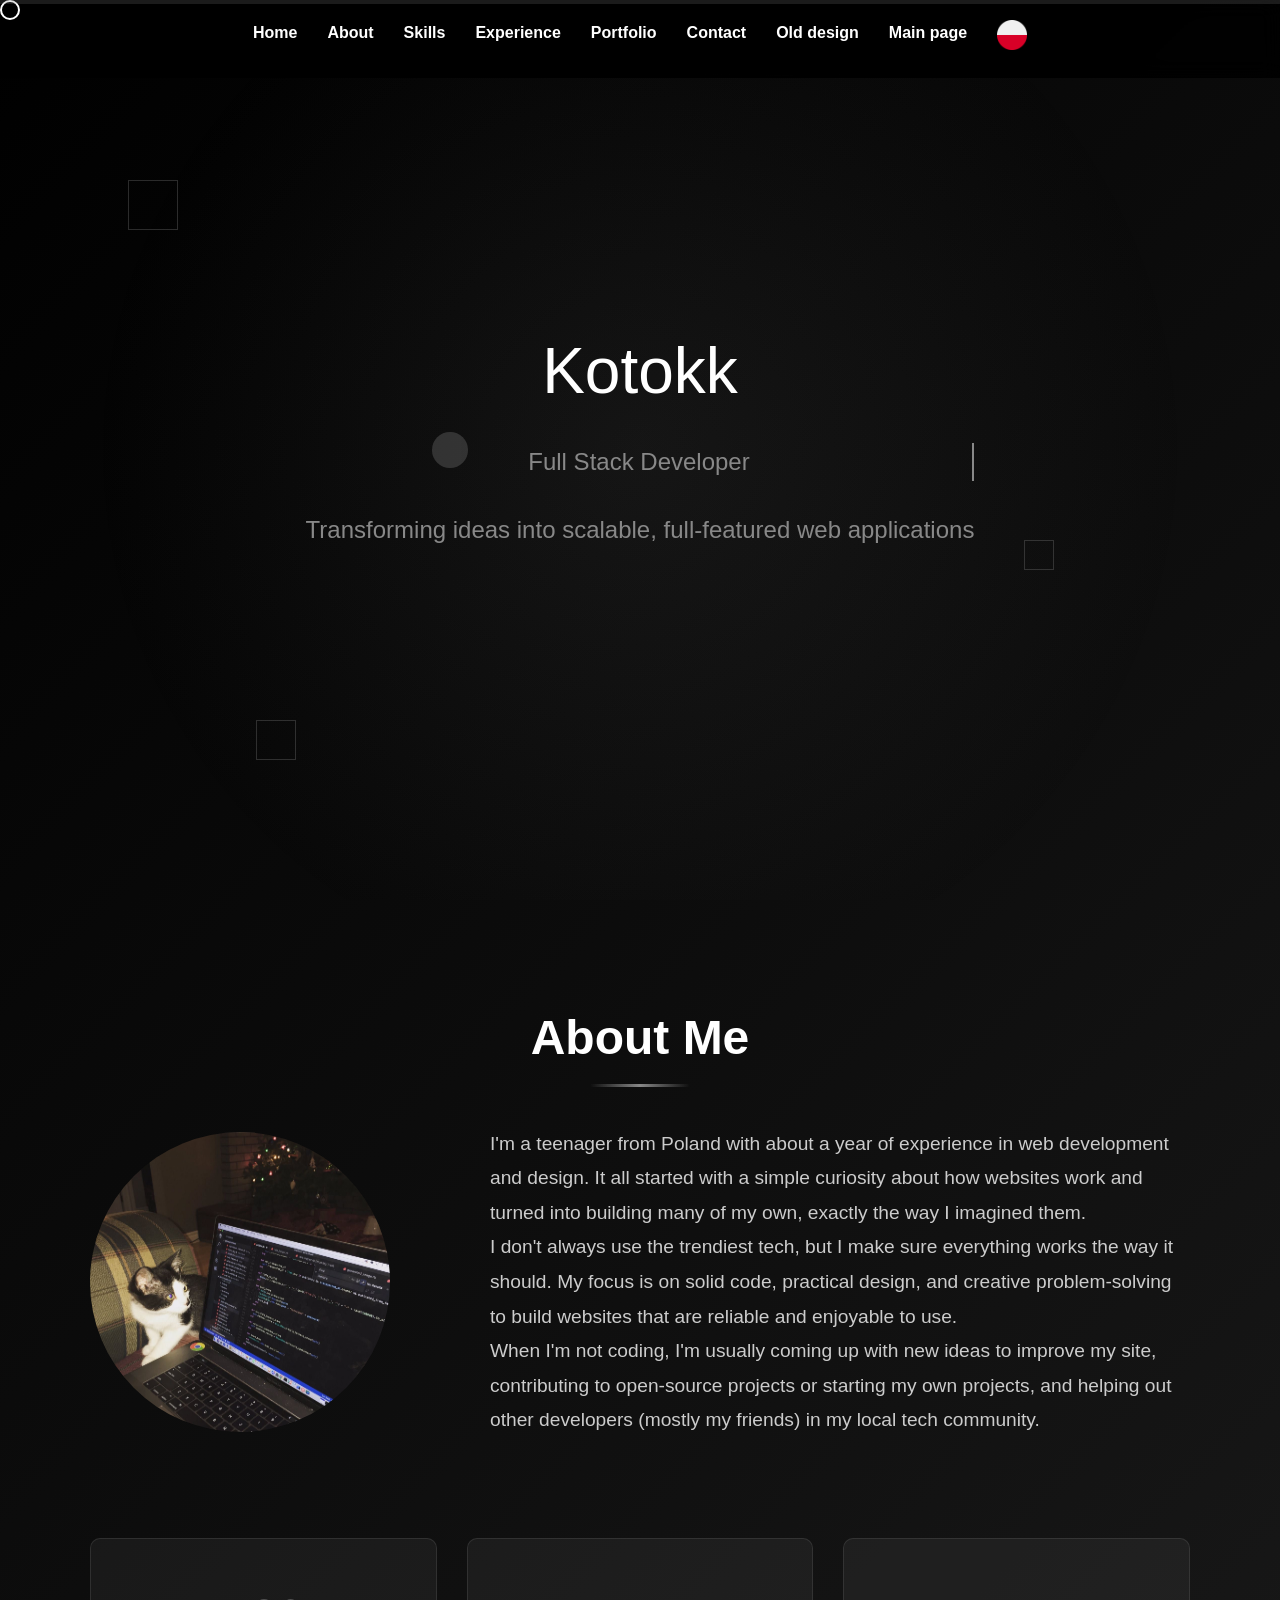
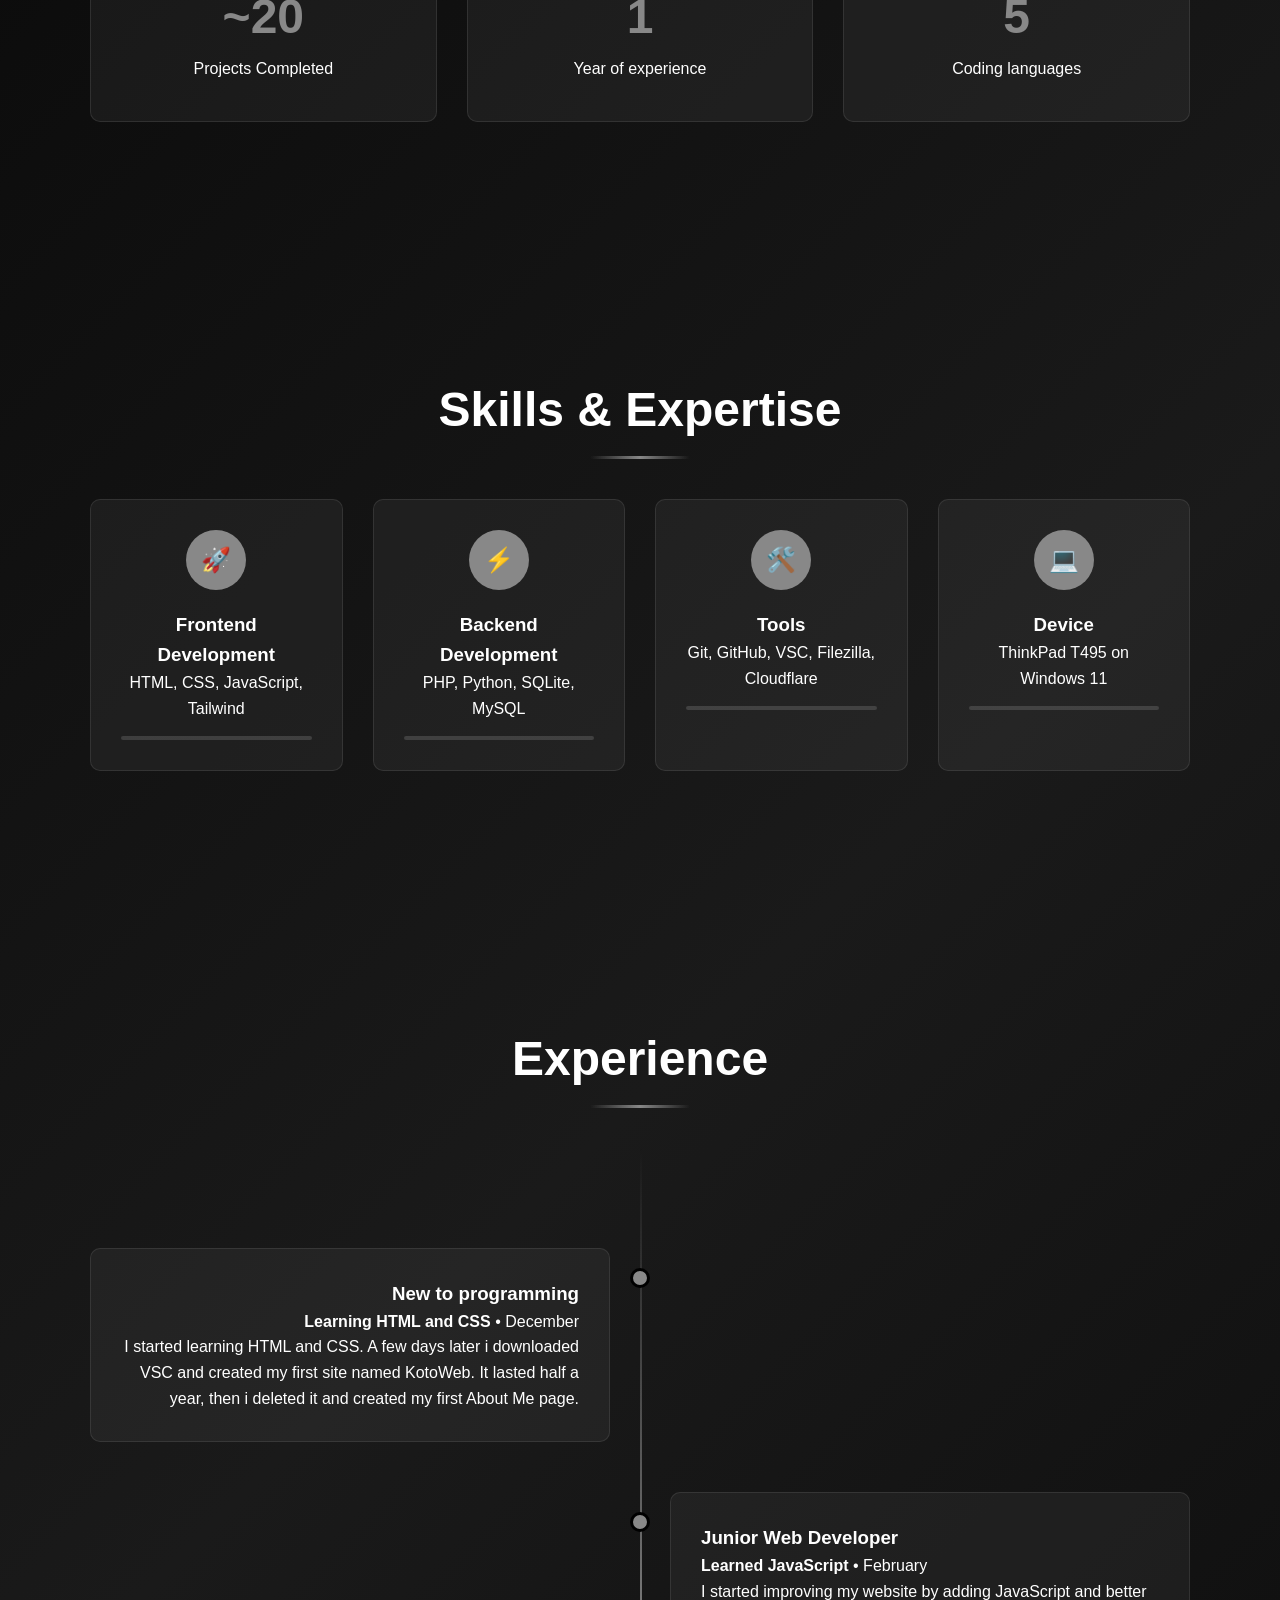
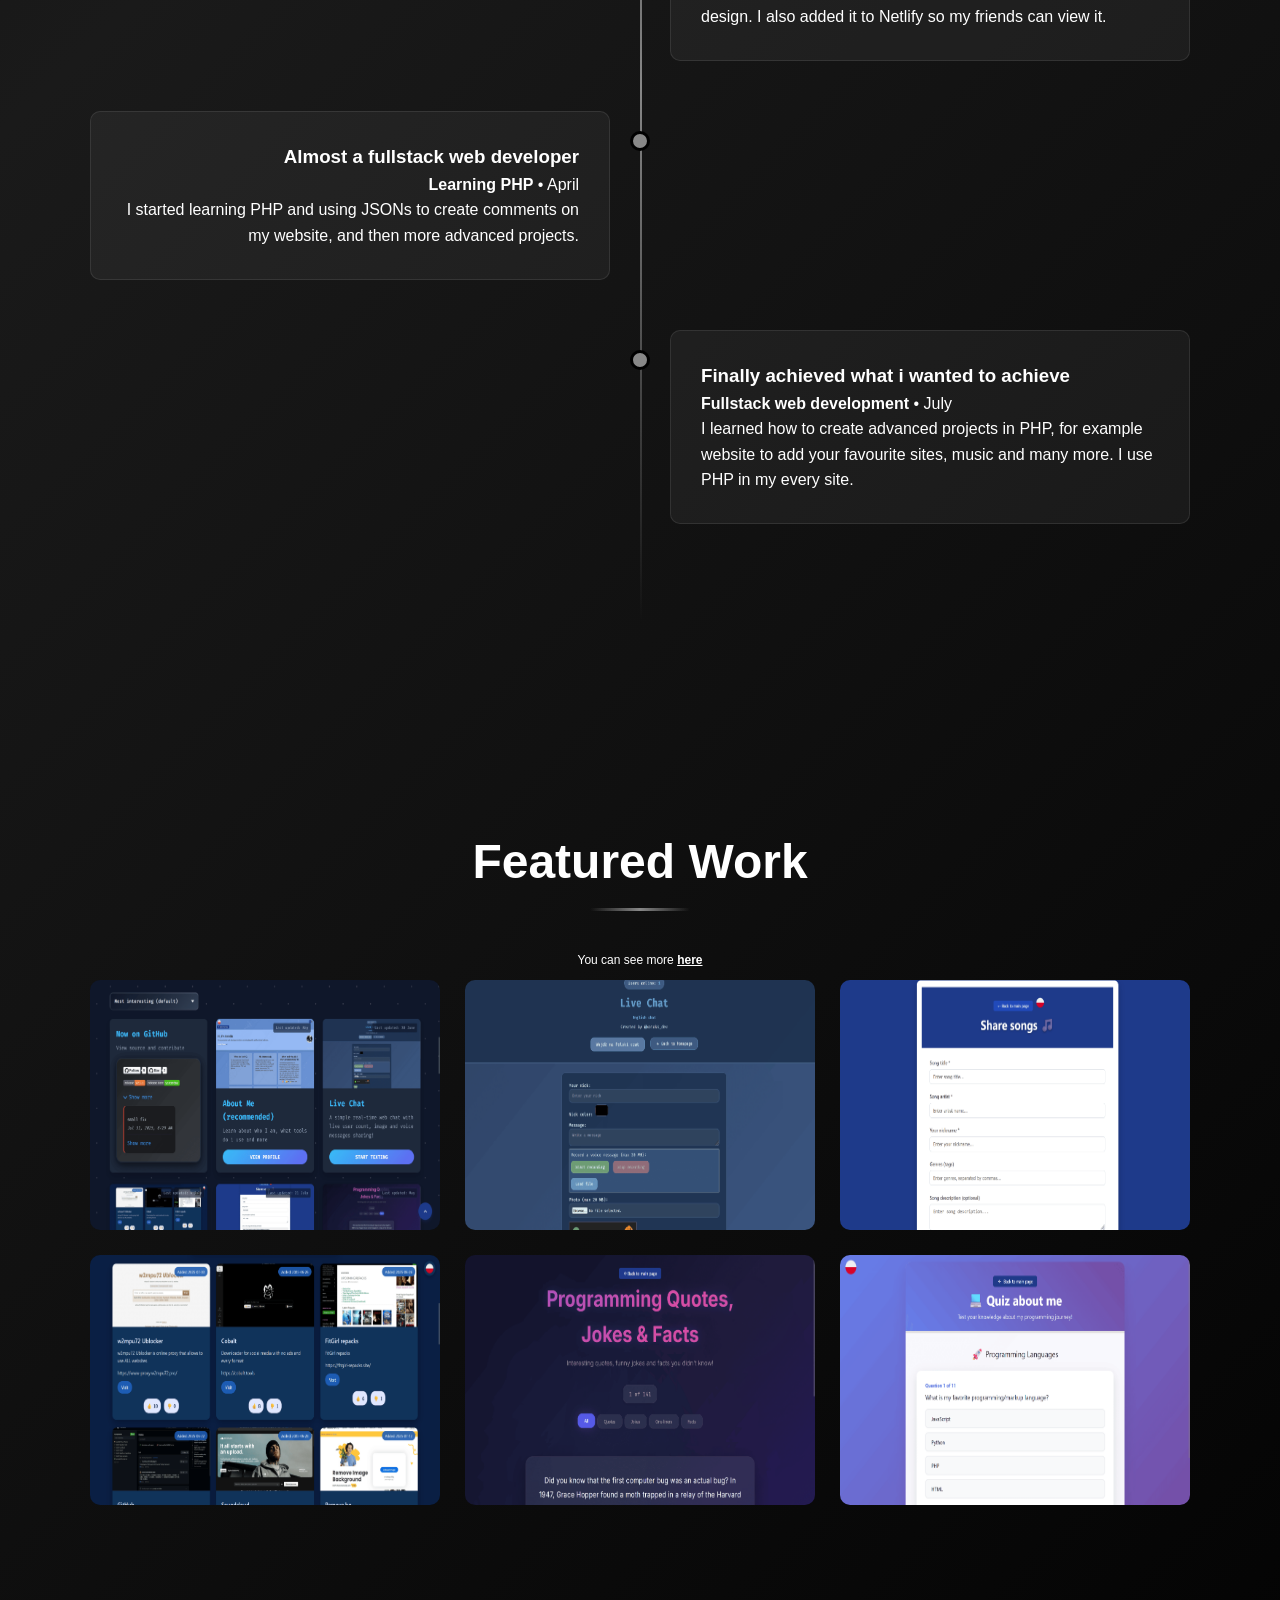
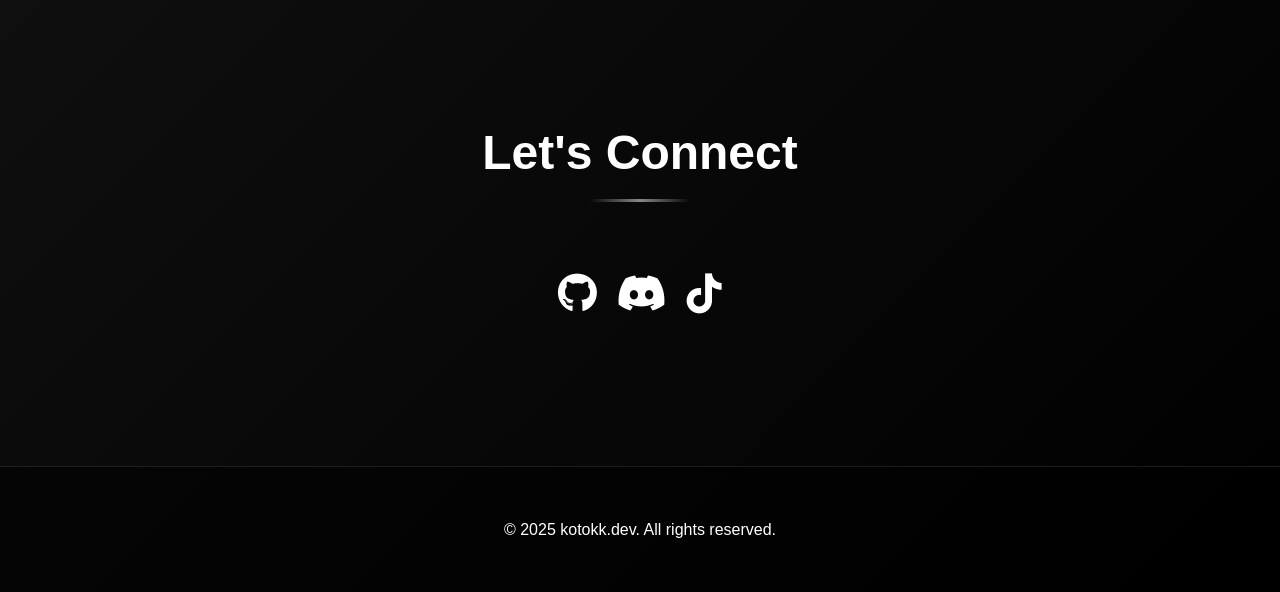
<file: about-me/index.html>
<!DOCTYPE html>
<html lang="en">
<head>
    <meta charset="UTF-8">
    <meta name="viewport" content="width=device-width, initial-scale=1.0">
    <title>Kotokk - About Me</title>
    <meta name="description" content="Kotokk - Polish web developer skilled in HTML, CSS, JavaScript, PHP, and Python." />
    <link rel="stylesheet" href="https://cdnjs.cloudflare.com/ajax/libs/font-awesome/6.4.0/css/all.min.css" crossorigin="anonymous" referrerpolicy="no-referrer"/>
    <link rel="stylesheet" href="styles.css" />
    <link rel="icon" type="image/png" href="photos/website-icon.jpg" />
</head>
<body>
    <div class="cursor"></div>
    <div class="parallax-bg"></div>
    
    <div class="scroll-indicator">
        <div class="scroll-progress"></div>
    </div>

<nav class="nav">
  <div class="nav-container">
    <button class="nav-toggle" aria-label="Open menu">
      <span></span>
      <span></span>
      <span></span>
    </button>
    <ul class="nav-menu">
      <li><a href="#home">Home</a></li>
      <li><a href="#about">About</a></li>
      <li><a href="#skills">Skills</a></li>
      <li><a href="#experience">Experience</a></li>
      <li><a href="#portfolio">Portfolio</a></li>
      <li><a href="#contact">Contact</a></li>
      <li><a href="/about-me/old/index.html">Old design</a></li>
      <li><a href="/index.php">Main page</a></li>
      <li><a href="index-pl.html"><img src="/photos/poland.png" style="height: 30px;" alt="Przetłumacz na Polski" title="Przetłumacz na Polski" loading="lazy"></a></li>
    </ul>
  </div>
</nav>

    <section id="home" class="hero">
        <div class="hero-bg"></div>
        <div class="floating-shapes">
            <div class="shape"></div>
            <div class="shape"></div>
            <div class="shape"></div>
        </div>
        <div class="hero-content">
            <h1 class="glitch">Kotokk</h1>
            <p class="typewriter">Full Stack Developer</p>
            <p>Transforming ideas into scalable, full-featured web applications</p>
        </div>
    </section>

    <section id="about" class="section">
        <h2 class="fade-in-up">About Me</h2>
        <div class="about-grid">
            <div class="profile-img slide-in-left"><img width="100%" height="100%" src="/photos/discord-profile.jpg" alt="profile picture" class="project-image" loading="lazy"></div>
            <div class="about-text slide-in-right">
<p>I'm a teenager from Poland with about a year of experience in web development and design. It all started with a simple curiosity about how websites work and turned into building many of my own, exactly the way I imagined them.</p>
<p>I don't always use the trendiest tech, but I make sure everything works the way it should. My focus is on solid code, practical design, and creative problem-solving to build websites that are reliable and enjoyable to use.</p>
<p>When I'm not coding, I'm usually coming up with new ideas to improve my site, contributing to open-source projects or starting my own projects, and helping out other developers (mostly my friends) in my local tech community.</p>
            </div>
        </div>

        <div class="stats-grid">
            <div class="stat-item fade-in-up">
                <span class="stat-number">~20</span>
                <span>Projects Completed</span>
            </div>
            <div class="stat-item fade-in-up">
                <span class="stat-number">1</span>
                <span>Year of experience</span>
            </div>
            <div class="stat-item fade-in-up">
                <span class="stat-number">5</span>
                <span>Coding languages</span>
            </div>
        </div>
    </section>

    <section id="skills" class="section">
        <h2 class="fade-in-up">Skills & Expertise</h2>
        <div class="skills-grid">
            <div class="skill-card fade-in-up">
                <div class="skill-icon">🚀</div>
                <h3>Frontend Development</h3>
                <p>HTML, CSS, JavaScript, Tailwind</p>
                <div class="progress-bar">
                    <div class="progress-fill" data-width="100"></div>
                </div>
            </div>
            <div class="skill-card fade-in-up">
                <div class="skill-icon">⚡</div>
                <h3>Backend Development</h3>
                <p>PHP, Python, SQLite, MySQL</p>
                <div class="progress-bar">
                    <div class="progress-fill" data-width="100"></div>
                </div>
            </div>
            <div class="skill-card fade-in-up">
                <div class="skill-icon">🛠️</div>
                <h3>Tools</h3>
                <p>Git, GitHub, VSC, Filezilla, Cloudflare</p>
                <div class="progress-bar">
                    <div class="progress-fill" data-width="100"></div>
                </div>
            </div>
            <div class="skill-card fade-in-up">
                <div class="skill-icon">💻</div>
                <h3>Device</h3>
                <p>ThinkPad T495 on Windows 11</p>
                <div class="progress-bar">
                    <div class="progress-fill" data-width="100"></div>
                </div>
            </div>
        </div>
    </section>

    <section id="experience" class="section">
        <h2 class="fade-in-up">Experience</h2>
        <div class="timeline">
                        <div class="timeline-item fade-in-up">
                <div class="timeline-dot"></div>
                <div class="timeline-content">
                    <h3>New to programming</h3>
                    <p><strong>Learning HTML and CSS</strong> • December</p>
                    <p>I started learning HTML and CSS. A few days later i downloaded VSC and created my first site named KotoWeb. It lasted half a year, then i deleted it and created my first About Me page.</p>
                </div>
            </div>
                        <div class="timeline-item fade-in-up">
                <div class="timeline-dot"></div>
                <div class="timeline-content">
                     <h3>Junior Web Developer</h3>
                    <p><strong>Learned JavaScript</strong> • February</p>
                    <p>I started improving my website by adding JavaScript and better design. I also added it to Netlify so my friends can view it.</p>
                </div>
            </div>
                        <div class="timeline-item fade-in-up">
                <div class="timeline-dot"></div>
                <div class="timeline-content">
                    <h3>Almost a fullstack web developer</h3>
                    <p><strong>Learning PHP</strong> • April</p>
                    <p>I started learning PHP and using JSONs to create comments on my website, and then more advanced projects.</p>
                </div>
            </div>
            <div class="timeline-item fade-in-up">
                <div class="timeline-dot"></div>
                <div class="timeline-content">
                    <h3>Finally achieved what i wanted to achieve</h3>
                    <p><strong>Fullstack web development</strong> • July</p>
                    <p>I learned how to create advanced projects in PHP, for example website to add your favourite sites, music and many more. I use PHP in my every site.</p>
                </div>
            </div>
        </div>
    </section>

    <section id="portfolio" class="section">
<h2 class="fade-in-up">Featured Work</h2>
<div style="font-size:75%; text-align:center;">
  You can see more <a href="/index.php">here</a>
</div>
        <div class="portfolio-grid">
            <div class="portfolio-item fade-in-up">
            <img width="100%" height="100%" src="/photos/main.png" alt="Portfolio" class="project-image" loading="lazy">
                <div class="portfolio-overlay">
                    <h3>My portfolio</h3>
                    <p>My main site where you can view all my projects</p>
                </div>
            </div>
            <div class="portfolio-item fade-in-up">
                <img width="100%" height="100%" src="/photos/chat.png" alt="Live chat" class="project-image" loading="lazy">
                <div class="portfolio-overlay">
                    <h3>Live chat</h3>
                    <p>Simple real-time web chat with image and voice message sharing. Also features a live active user counter</p>
                </div>
            </div>
            <div class="portfolio-item fade-in-up">
                <img width="100%" height="100%" src="/photos/share-music.png" alt="Share music" class="project-image" loading="lazy">
                <div class="portfolio-overlay">
                    <h3>Share music</h3>
                    <p>Share your favourite songs and discover new music</p>
                </div>
            </div>
            <div class="portfolio-item fade-in-up">
            <img width="100%" height="100%" src="/photos/share.png" alt="Share sites" class="project-image" loading="lazy">
                <div class="portfolio-overlay">
                    <h3>Share sites</h3>
                    <p>Share interesting sites with other people or rate and explore other sites</p>
                </div>
            </div>
            <div class="portfolio-item fade-in-up">
                <img width="100%" height="100%" src="/photos/qjf.png" alt="Programming quotes, jokes and facts" class="project-image" loading="lazy">
                <div class="portfolio-overlay">
                    <h3>Programming quotes, jokes and facts</h3>
                    <p>Programming Quotes, funny jokes and interesing facts for Developers</p>
                </div>
            </div>
            <div class="portfolio-item fade-in-up">
        <img width="100%" height="100%" src="/photos/quiz.png" alt="Quiz about me" class="project-image" loading="lazy">
                <div class="portfolio-overlay">
                    <h3>Quiz about me</h3>
                    <p>A web quiz that tests how well you know my programming preferences, favorite languages, development tools, and more</p>
                </div>
            </div>
        </div>
    </section>

    <section id="contact" class="section">
        <h2 class="fade-in-up">Let's Connect</h2>

  <div class="social-links">
    <a href="https://github.com/Kotok7" class="social-link" aria-label="GitHub" target="_blank" rel="noopener">
      <i class="fab fa-github"></i>
    </a>

    <a href="https://discord.com/invite/xPaqvs5NHk" class="social-link" aria-label="Discord" target="_blank" rel="noopener">
      <i class="fab fa-discord"></i>
    </a>

    <a href="https://www.tiktok.com/@kotokk_dev" class="social-link" aria-label="TikTok" target="_blank" rel="noopener">
      <i class="fab fa-tiktok"></i>
    </a>
  </div>
    </section>
    <footer class="footer">
        <p>&copy; 2025 kotokk.dev. All rights reserved.</p>
    </footer>
  <script src="script.js"></script>
</body>
</html>
</file>
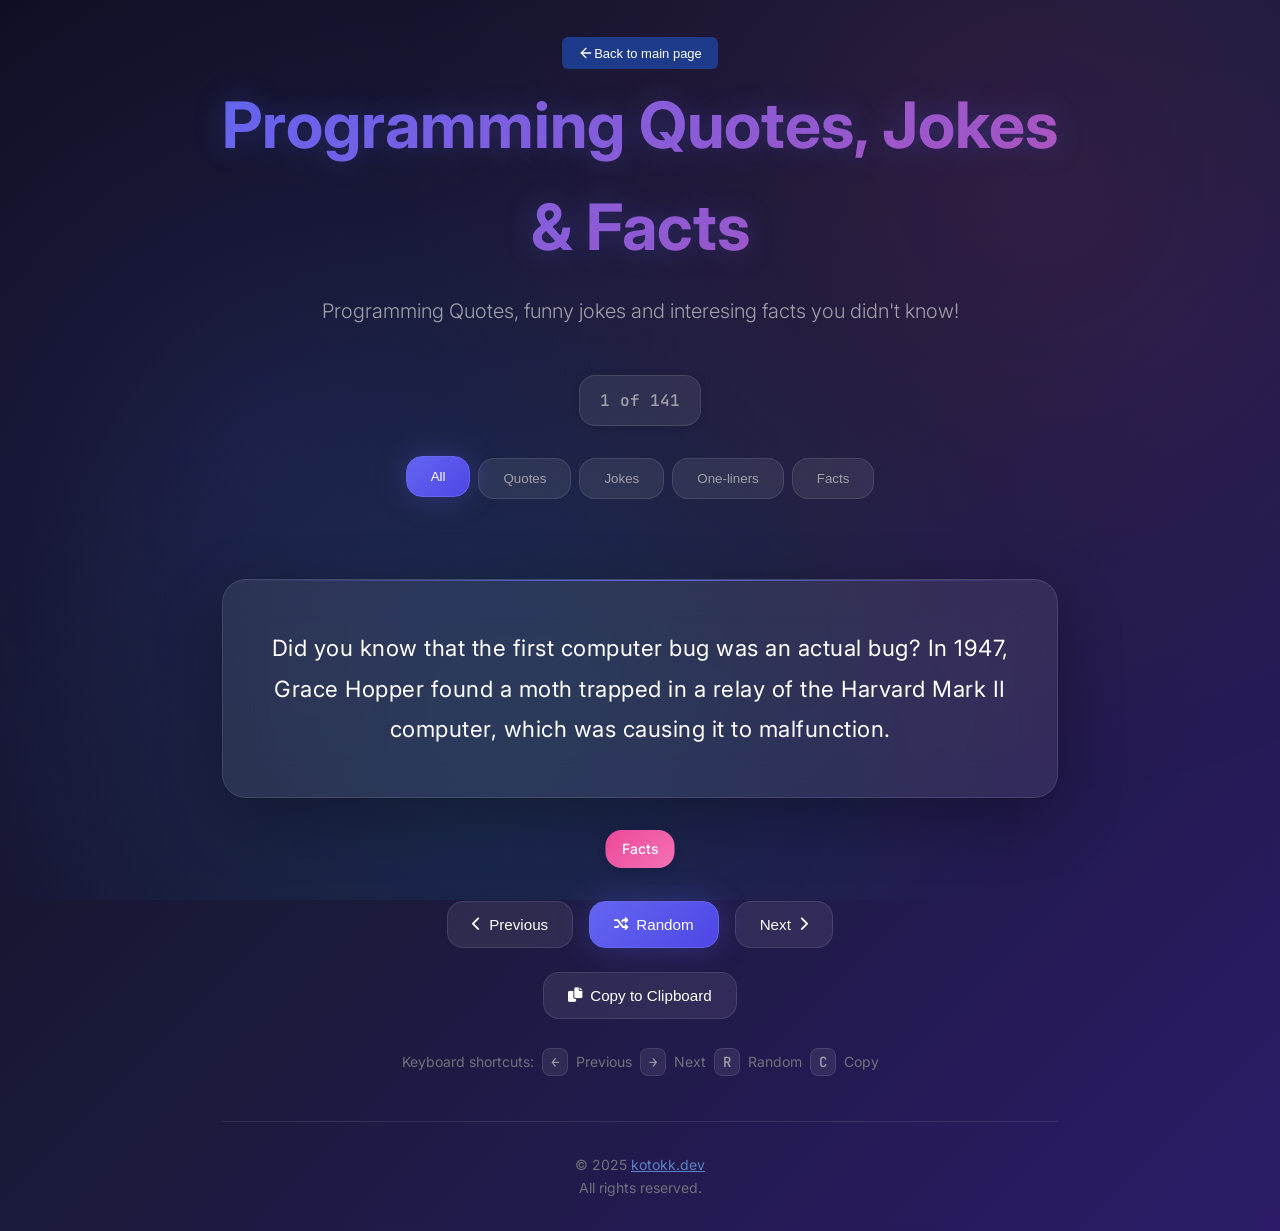
<file: facts/index.html>
<!DOCTYPE html>
<html lang="en">
<head>
    <meta charset="UTF-8">
    <meta name="viewport" content="width=device-width, initial-scale=1.0">
    <meta name="description" content="Programming Quotes, funny jokes and interesing facts you didn't know!" />
    <title>Kotokk - Programming Quotes, Jokes & Facts</title>
    <link rel="stylesheet" href="https://cdnjs.cloudflare.com/ajax/libs/font-awesome/6.0.0/css/all.min.css">
    <link rel="icon" type="image/png" href="website-icon.png" />
    <link rel="stylesheet" href="styles.css" />
</head>
<body>
    <div class="container">
        <header>
                  <button onclick="window.location.href='/index.php'" class="back-button">
  <svg width="16" height="16" viewBox="0 0 24 24" fill="none" stroke="currentColor" stroke-width="2" stroke-linecap="round" stroke-linejoin="round">
    <path d="m12 19-7-7 7-7"/>
    <path d="M19 12H5"/>
  </svg>
Back to main page
</button>
            <h1>Programming Quotes, Jokes & Facts</h1>
            <p class="subtitle">Programming Quotes, funny jokes and interesing facts you didn't know!</p>
        </header>
        
        <div class="fact-counter" id="fact-counter">1 of 60</div>

        <div class="category-selector">
            <div class="category-selector">
                <button class="category-btn active" data-category="all">All</button>
                <button class="category-btn" data-category="quotes">Quotes</button>
                <button class="category-btn" data-category="jokes">Jokes</button>
                <button class="category-btn" data-category="oneliners">One-liners</button>
                <button class="category-btn" data-category="facts">Facts</button>
            </div>
            
        </div>

        <div class="fact-card fade-in">
            <p id="fact-display" class="fact-text"></p>
        </div>
        
        <div class="tag" id="fact-category"></div>
        
        <div class="controls">
            <div class="navigation">
                <button class="btn" id="prev-fact" title="Previous fact">
                    <i class="fas fa-chevron-left"></i> Previous
                </button>
                <button class="btn btn-primary" id="randomBtn" title="Random fact">
                    <i class="fas fa-random"></i> Random
                </button>
                <button class="btn" id="next-fact" title="Next fact">
                    Next <i class="fas fa-chevron-right"></i>
                </button>
            </div>
            
            <button class="btn" id="copy-fact" title="Copy to clipboard">
                <i class="fas fa-copy"></i> Copy to Clipboard
            </button>
        </div>
        
        <div class="keyboard-shortcuts">
            Keyboard shortcuts: <span>←</span> Previous <span>→</span> Next <span>R</span> Random <span>C</span> Copy
        </div>
        
        <footer class="footer">
            <p>&copy; 2025 <a style="color: #5b84c6;" href="https://kotokk.dev">kotokk.dev</a><br>All rights reserved.</p>
        </footer>
    </div>
    
    <div class="toast" id="copyTooltip">Copied to clipboard!</div>
    <script src="script.js"></script>
</body>
</html>
</file>
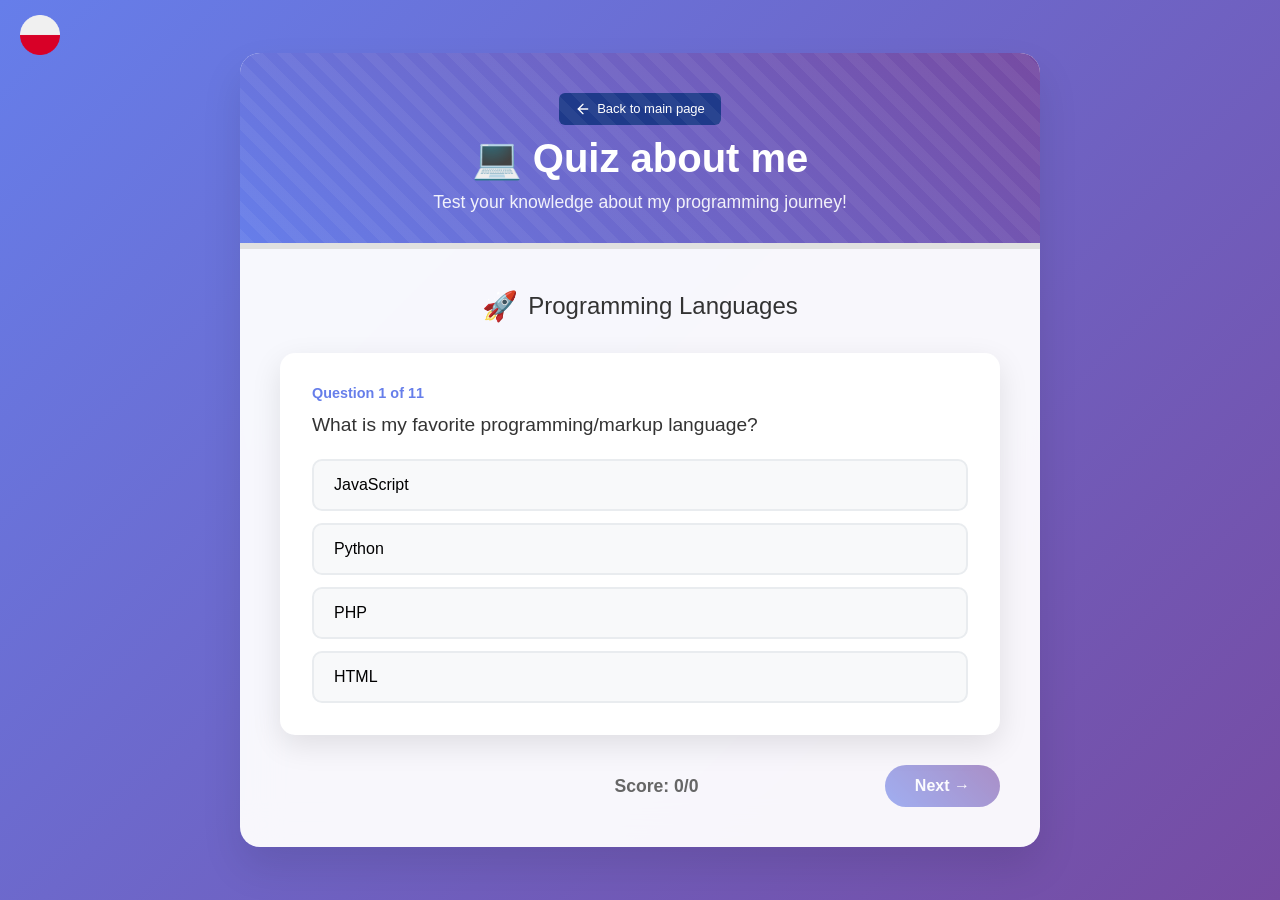
<file: quiz/index.html>
<!DOCTYPE html>
<html lang="en">
<head>
    <meta charset="UTF-8">
    <meta name="viewport" content="width=device-width, initial-scale=1.0">
    <title>Kotokk - Quiz about me</title>
    <meta name="description" content="A web quiz that tests how well you know my programming preferences, favorite languages, development tools, and more!" />
    <link rel="icon" type="image/png" href="website-icon.png" />
    <link rel="stylesheet" href="styles.css" />
</head>
<body>
        <a href="index-pl.html" class="icon-link">
      <img src="/photos/poland.png" alt="Translate to Polish" title="Translate to Polish" loading="lazy" />
    </a>
    <div class="quiz-container">
        <div class="header">
                  <button onclick="window.location.href='/index.php'" class="back-button">
  <svg width="16" height="16" viewBox="0 0 24 24" fill="none" stroke="currentColor" stroke-width="2" stroke-linecap="round" stroke-linejoin="round">
    <path d="m12 19-7-7 7-7"/>
    <path d="M19 12H5"/>
  </svg>
Back to main page
</button>
            <h1>💻 Quiz about me</h1>
            <p>Test your knowledge about my programming journey!</p>
        </div>
        
        <div class="progress-bar">
            <div class="progress-fill" id="progressFill"></div>
        </div>
        
        <div class="content" id="quizContent">
        </div>
    </div>
        <script src="script.js"></script>
</body>
</html>
</file>
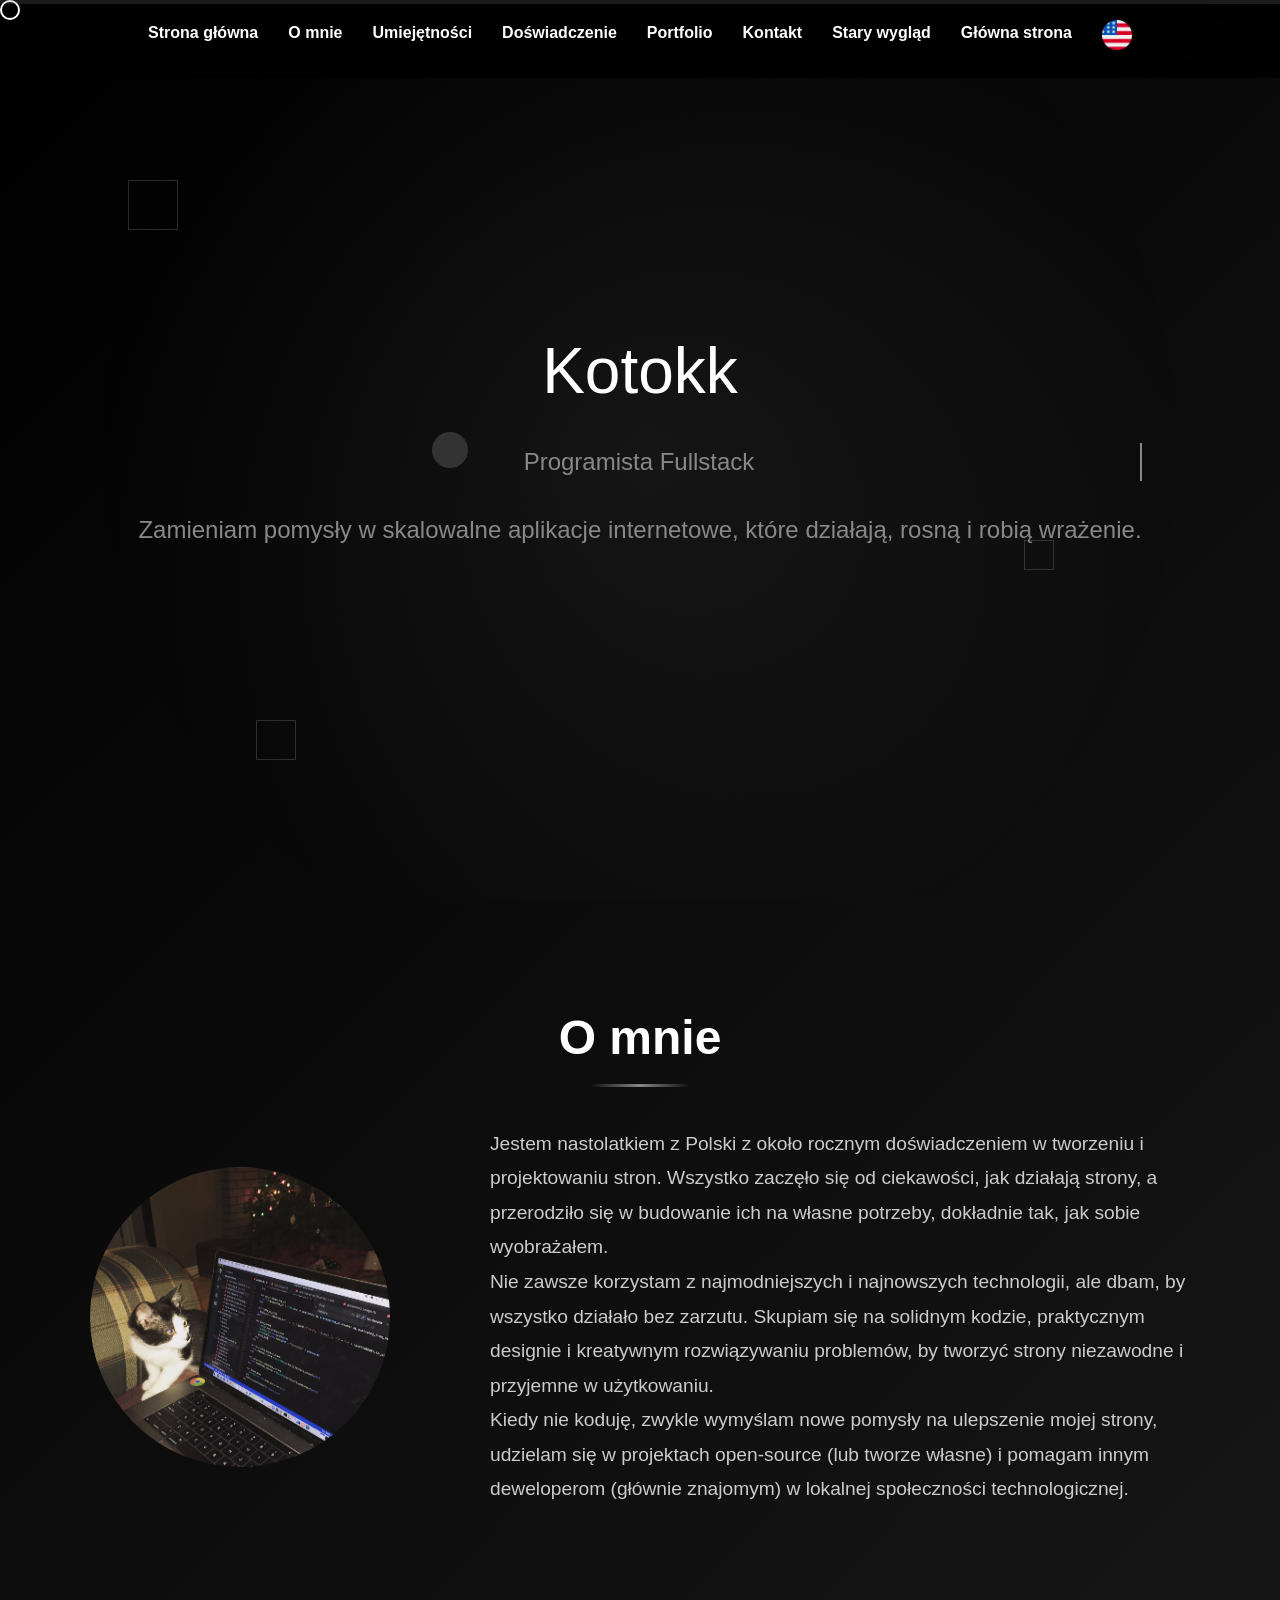
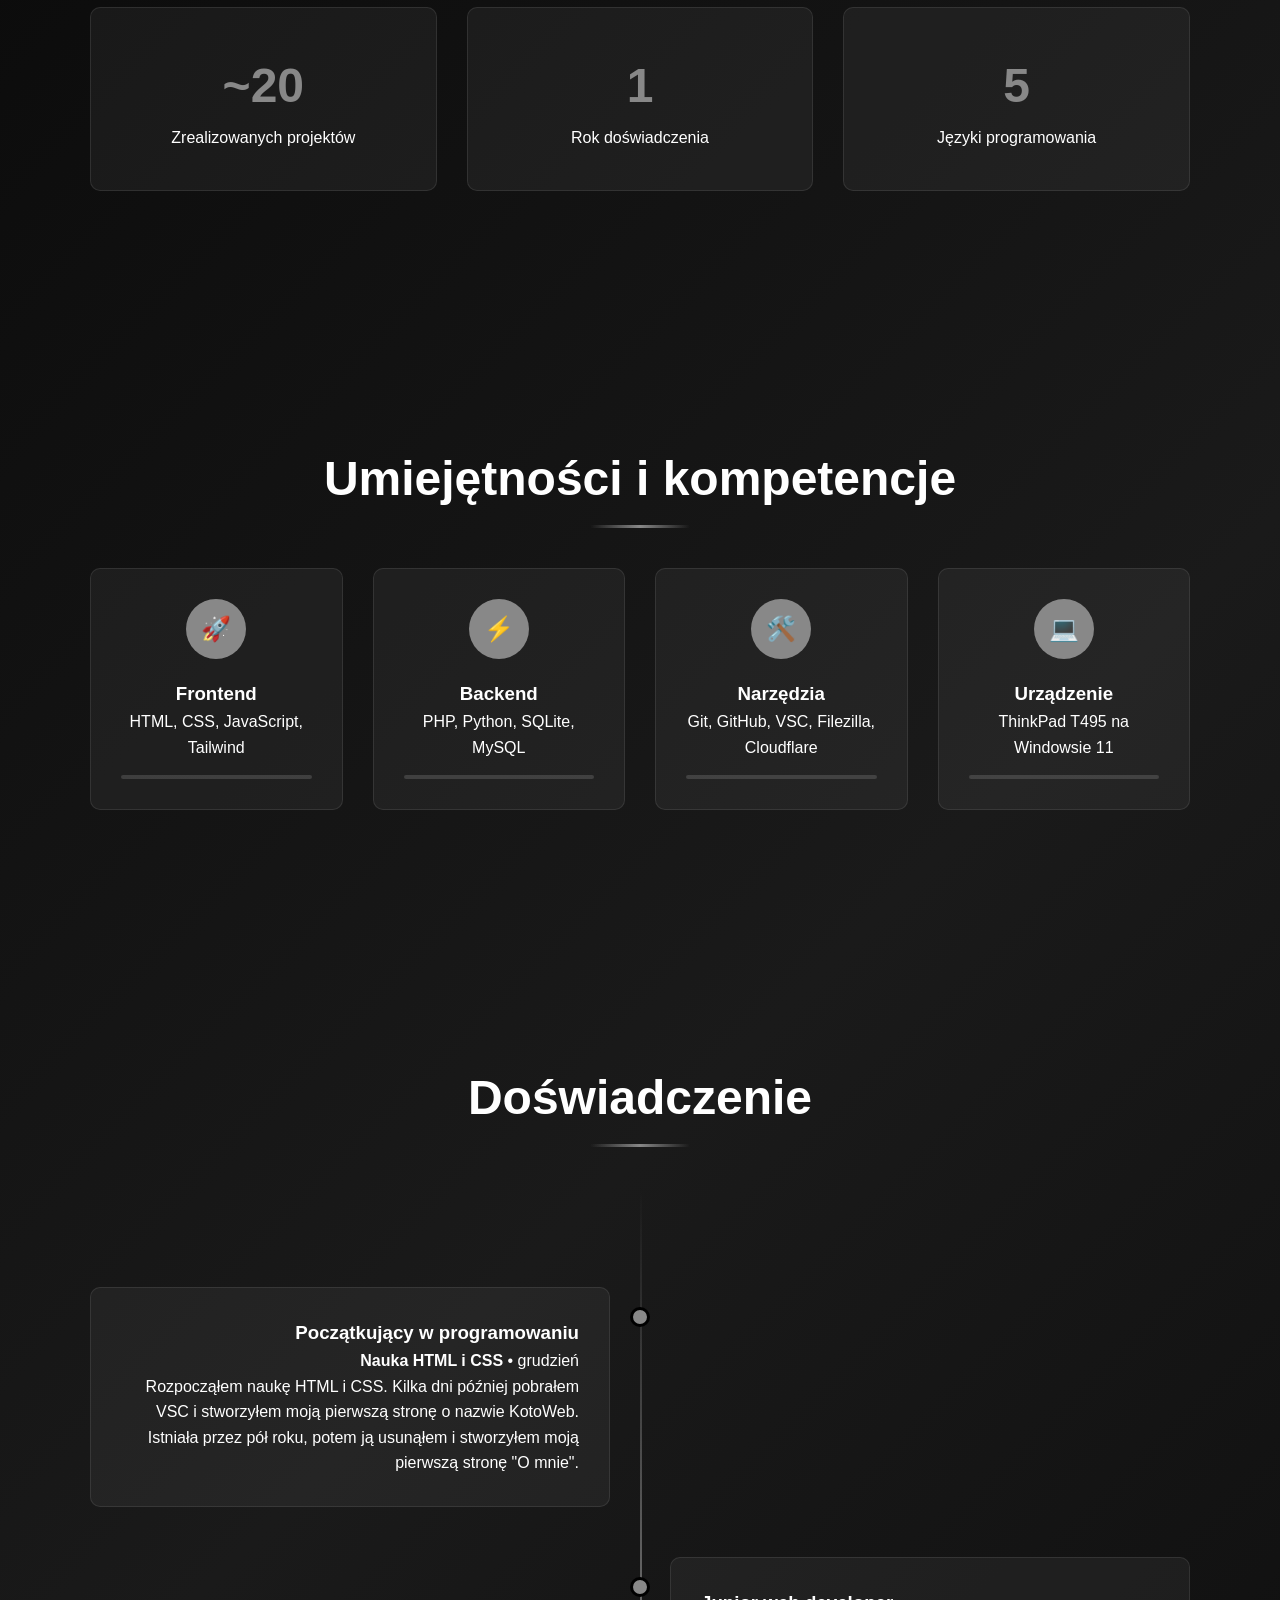
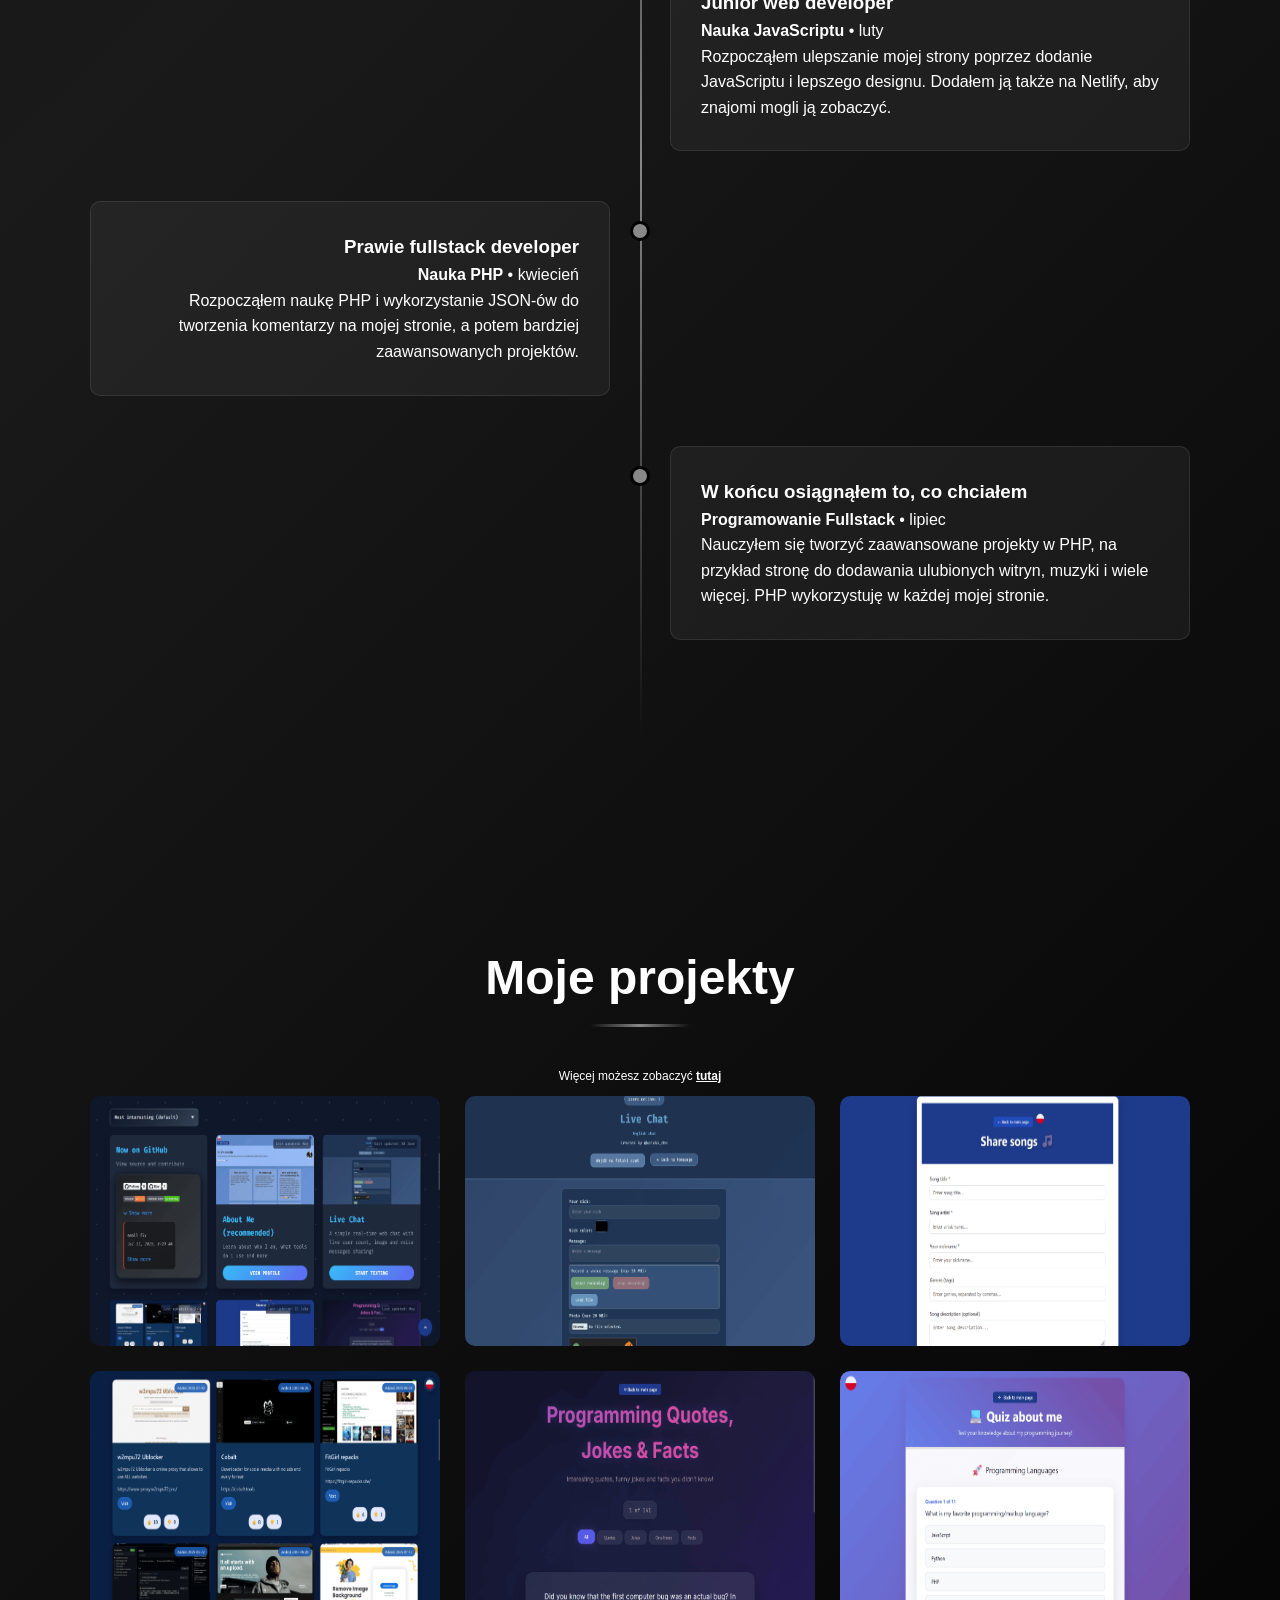
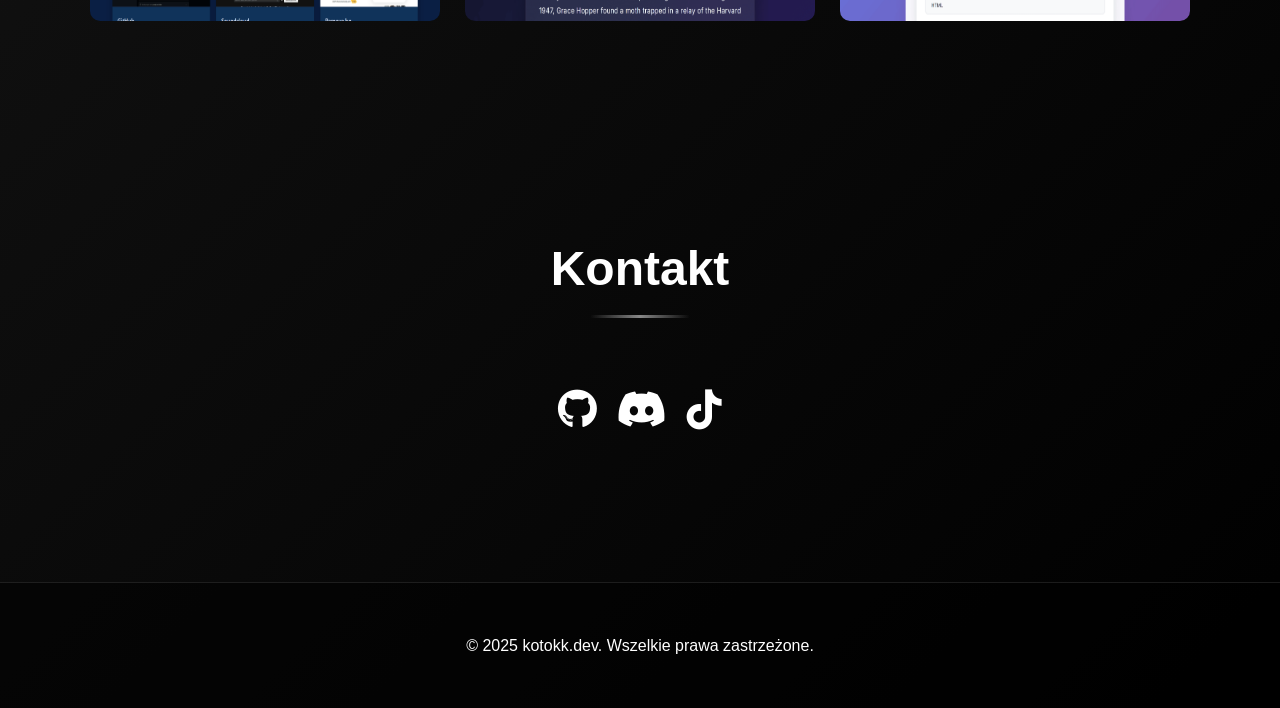
<file: about-me/index-pl.html>
<!DOCTYPE html>
<html lang="pl">
<head>
    <meta charset="UTF-8">
    <meta name="viewport" content="width=device-width, initial-scale=1.0">
    <title>Kotokk - O mnie</title>
    <meta name="description" content="Kotokk - Polski web developer znający HTML, CSS, JavaScript, PHP i Python." />
    <link rel="stylesheet" href="https://cdnjs.cloudflare.com/ajax/libs/font-awesome/6.4.0/css/all.min.css" crossorigin="anonymous" referrerpolicy="no-referrer"/>
    <link rel="stylesheet" href="styles.css" />
    <link rel="icon" type="image/png" href="photos/website-icon.jpg" />
</head>
<body>
    <div class="cursor"></div>
    <div class="parallax-bg"></div>
    
    <div class="scroll-indicator">
        <div class="scroll-progress"></div>
    </div>

<nav class="nav">
  <div class="nav-container">
    <button class="nav-toggle" aria-label="Otwórz menu">
      <span></span>
      <span></span>
      <span></span>
    </button>
    <ul class="nav-menu">
      <li><a href="#home">Strona główna</a></li>
      <li><a href="#about">O mnie</a></li>
      <li><a href="#skills">Umiejętności</a></li>
      <li><a href="#experience">Doświadczenie</a></li>
      <li><a href="#portfolio">Portfolio</a></li>
      <li><a href="#contact">Kontakt</a></li>
      <li><a href="/about-me/old/index-pl.html">Stary wygląd</a></li>
      <li><a href="/index.php">Główna strona</a></li>
      <li><a href="index.html"><img src="/photos/united-states.png" style="height: 30px;" alt="Translate to English" title="Translate to English" loading="lazy"></a></li>
    </ul>
  </div>
</nav>

    <section id="home" class="hero">
        <div class="hero-bg"></div>
        <div class="floating-shapes">
            <div class="shape"></div>
            <div class="shape"></div>
            <div class="shape"></div>
        </div>
        <div class="hero-content">
            <h1 class="glitch">Kotokk</h1>
            <p class="typewriter">Programista Fullstack</p>
<p>Zamieniam pomysły w skalowalne aplikacje internetowe, które działają, rosną i robią wrażenie.</p>
        </div>
    </section>

    <section id="about" class="section">
        <h2 class="fade-in-up">O mnie</h2>
        <div class="about-grid">
            <div class="profile-img slide-in-left"><img width="100%" height="100%" src="/photos/discord-profile.jpg" alt="zdjęcie profilowe" class="project-image" loading="lazy"></div>
            <div class="about-text slide-in-right">
<p>Jestem nastolatkiem z Polski z około rocznym doświadczeniem w tworzeniu i projektowaniu stron. Wszystko zaczęło się od ciekawości, jak działają strony, a przerodziło się w budowanie ich na własne potrzeby, dokładnie tak, jak sobie wyobrażałem.</p>
<p>Nie zawsze korzystam z najmodniejszych i najnowszych technologii, ale dbam, by wszystko działało bez zarzutu. Skupiam się na solidnym kodzie, praktycznym designie i kreatywnym rozwiązywaniu problemów, by tworzyć strony niezawodne i przyjemne w użytkowaniu.</p>
<p>Kiedy nie koduję, zwykle wymyślam nowe pomysły na ulepszenie mojej strony, udzielam się w projektach open-source (lub tworze własne) i pomagam innym deweloperom (głównie znajomym) w lokalnej społeczności technologicznej.</p>
            </div>
        </div>

        <div class="stats-grid">
            <div class="stat-item fade-in-up">
                <span class="stat-number">~20</span>
                <span>Zrealizowanych projektów</span>
            </div>
            <div class="stat-item fade-in-up">
                <span class="stat-number">1</span>
                <span>Rok doświadczenia</span>
            </div>
            <div class="stat-item fade-in-up">
                <span class="stat-number">5</span>
                <span>Języki programowania</span>
            </div>
        </div>
    </section>

    <section id="skills" class="section">
        <h2 class="fade-in-up">Umiejętności i kompetencje</h2>
        <div class="skills-grid">
            <div class="skill-card fade-in-up">
                <div class="skill-icon">🚀</div>
                <h3>Frontend</h3>
                <p>HTML, CSS, JavaScript, Tailwind</p>
                <div class="progress-bar">
                    <div class="progress-fill" data-width="100"></div>
                </div>
            </div>
            <div class="skill-card fade-in-up">
                <div class="skill-icon">⚡</div>
                <h3>Backend</h3>
                <p>PHP, Python, SQLite, MySQL</p>
                <div class="progress-bar">
                    <div class="progress-fill" data-width="100"></div>
                </div>
            </div>
            <div class="skill-card fade-in-up">
                <div class="skill-icon">🛠️</div>
                <h3>Narzędzia</h3>
                <p>Git, GitHub, VSC, Filezilla, Cloudflare</p>
                <div class="progress-bar">
                    <div class="progress-fill" data-width="100"></div>
                </div>
            </div>
            <div class="skill-card fade-in-up">
                <div class="skill-icon">💻</div>
                <h3>Urządzenie</h3>
                <p>ThinkPad T495 na Windowsie 11</p>
                <div class="progress-bar">
                    <div class="progress-fill" data-width="100"></div>
                </div>
            </div>
        </div>
    </section>

    <section id="experience" class="section">
        <h2 class="fade-in-up">Doświadczenie</h2>
        <div class="timeline">
                        <div class="timeline-item fade-in-up">
                <div class="timeline-dot"></div>
                <div class="timeline-content">
                    <h3>Początkujący w programowaniu</h3>
                    <p><strong>Nauka HTML i CSS</strong> • grudzień</p>
                    <p>Rozpocząłem naukę HTML i CSS. Kilka dni później pobrałem VSC i stworzyłem moją pierwszą stronę o nazwie KotoWeb. Istniała przez pół roku, potem ją usunąłem i stworzyłem moją pierwszą stronę "O mnie".</p>
                </div>
            </div>
            <div class="timeline-item fade-in-up">
                <div class="timeline-dot"></div>
                <div class="timeline-content">
                     <h3>Junior web developer</h3>
                    <p><strong>Nauka JavaScriptu</strong> • luty</p>
                    <p>Rozpocząłem ulepszanie mojej strony poprzez dodanie JavaScriptu i lepszego designu. Dodałem ją także na Netlify, aby znajomi mogli ją zobaczyć.</p>
                </div>
            </div>
                       <div class="timeline-item fade-in-up">
                <div class="timeline-dot"></div>
                <div class="timeline-content">
                    <h3>Prawie fullstack developer</h3>
                    <p><strong>Nauka PHP</strong> • kwiecień</p>
                    <p>Rozpocząłem naukę PHP i wykorzystanie JSON-ów do tworzenia komentarzy na mojej stronie, a potem bardziej zaawansowanych projektów.</p>
                </div>
            </div>
                        <div class="timeline-item fade-in-up">
                <div class="timeline-dot"></div>
                <div class="timeline-content">
                    <h3>W końcu osiągnąłem to, co chciałem</h3>
                    <p><strong>Programowanie Fullstack</strong> • lipiec</p>
                    <p>Nauczyłem się tworzyć zaawansowane projekty w PHP, na przykład stronę do dodawania ulubionych witryn, muzyki i wiele więcej. PHP wykorzystuję w każdej mojej stronie.</p>
                </div>
            </div>
        </div>
    </section>

    <section id="portfolio" class="section">
        <h2 class="fade-in-up">Moje projekty</h2>
        <div style="font-size:75%; text-align:center;">
          Więcej możesz zobaczyć <a href="/index.php">tutaj</a>
        </div>
        <div class="portfolio-grid">
            <div class="portfolio-item fade-in-up">
                <img width="100%" height="100%" src="/photos/main.png" alt="Portfolio" class="project-image" loading="lazy">
                <div class="portfolio-overlay">
                    <h3>Moje portfolio</h3>
                    <p>Moja główna strona, gdzie możesz zobaczyć wszystkie moje projekty</p>
                </div>
            </div>
            <div class="portfolio-item fade-in-up">
                <img width="100%" height="100%" src="/photos/chat.png" alt="Live chat" class="project-image" loading="lazy">
                <div class="portfolio-overlay">
                    <h3>Czat na żywo</h3>
                    <p>Prosty czat internetowy w czasie rzeczywistym z udostępnianiem obrazów i wiadomości głosowych. Posiada również licznik aktywnych użytkowników</p>
                </div>
            </div>
            <div class="portfolio-item fade-in-up">
                <img width="100%" height="100%" src="/photos/share-music.png" alt="Udostępnianie muzyki" class="project-image" loading="lazy">
                <div class="portfolio-overlay">
                    <h3>Udostępnianie muzyki</h3>
                    <p>Udostępniaj swoje ulubione utwory i odkrywaj nową muzykę</p>
                </div>
            </div>
            <div class="portfolio-item fade-in-up">
                <img width="100%" height="100%" src="/photos/share.png" alt="Udostępnianie stron" class="project-image" loading="lazy">
                <div class="portfolio-overlay">
                    <h3>Udostępnianie stron</h3>
                    <p>Udostępniaj ciekawe strony internetowe z innymi ludźmi, oraz oceniaj i odkrywaj nowe strony internetowe!</p>
                </div>
            </div>
            <div class="portfolio-item fade-in-up">
                <img width="100%" height="100%" src="/photos/qjf.png" alt="Cytaty programistyczne, dowcipy i ciekawostki" class="project-image" loading="lazy">
                <div class="portfolio-overlay">
                    <h3>Cytaty, żarty i ciekawostki o programowaniu</h3>
                    <p>Cytaty programistyczne, zabawne żarty i interesujące fakty dla developerów</p>
                </div>
            </div>
            <div class="portfolio-item fade-in-up">
                <img width="100%" height="100%" src="/photos/quiz.png" alt="Quiz o mnie" class="project-image" loading="lazy">
                <div class="portfolio-overlay">
                    <h3>Quiz o mnie</h3>
                    <p>Quiz internetowy, który sprawdzi, jak dobrze znasz moje preferencje programistyczne, ulubione języki, narzędzia developerskie i więcej!</p>
                </div>
            </div>
        </div>
    </section>

    <section id="contact" class="section">
        <h2 class="fade-in-up">Kontakt</h2>

      <div class="social-links">
        <a href="https://github.com/Kotok7" class="social-link" aria-label="GitHub" target="_blank" rel="noopener">
          <i class="fab fa-github"></i>
        </a>

        <a href="https://discord.com/invite/xPaqvs5NHk" class="social-link" aria-label="Discord" target="_blank" rel="noopener">
          <i class="fab fa-discord"></i>
        </a>

        <a href="https://www.tiktok.com/@kotokk_dev" class="social-link" aria-label="TikTok" target="_blank" rel="noopener">
          <i class="fab fa-tiktok"></i>
        </a>
      </div>
    </section>
    <footer class="footer">
        <p>&copy; 2025 kotokk.dev. Wszelkie prawa zastrzeżone.</p>
    </footer>
  <script src="script.js"></script>
</body>
</html>
</file>
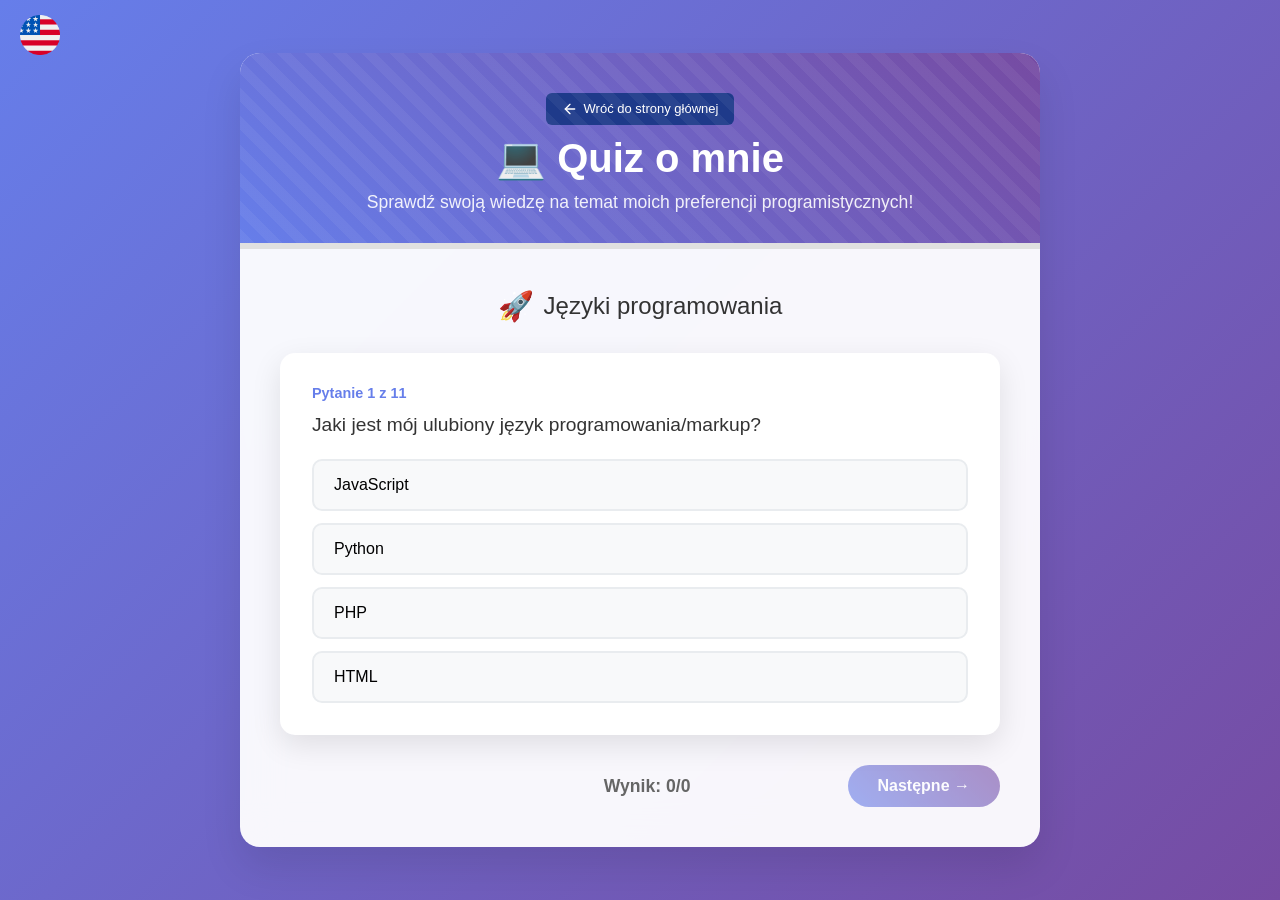
<file: quiz/index-pl.html>
<!DOCTYPE html>
<html lang="pl">
<head>
    <meta charset="UTF-8">
    <meta name="viewport" content="width=device-width, initial-scale=1.0">
    <title>Kotokk - Quiz o mnie</title>
    <meta name="description" content="Quiz internetowy, który sprawdzi, jak dobrze znasz moje preferencje programistyczne, ulubione języki, narzędzia developerskie i więcej!" />
    <link rel="icon" type="image/png" href="website-icon.png" />
    <link rel="stylesheet" href="styles.css" />
</head>
<body>
    <a href="index.html" class="icon-link">
      <img src="/photos/united-states.png" alt="Przetłumacz na Angielski" title="Przetłumacz na Angielski" loading="lazy" />
    </a>
    <div class="quiz-container">
        <div class="header">
                  <button onclick="window.location.href='/index.php'" class="back-button">
  <svg width="16" height="16" viewBox="0 0 24 24" fill="none" stroke="currentColor" stroke-width="2" stroke-linecap="round" stroke-linejoin="round">
    <path d="m12 19-7-7 7-7"/>
    <path d="M19 12H5"/>
  </svg>
  Wróć do strony głównej
</button>
            <h1>💻 Quiz o mnie</h1>
            <p>Sprawdź swoją wiedzę na temat moich preferencji programistycznych!</p>
        </div>
        
        <div class="progress-bar">
            <div class="progress-fill" id="progressFill"></div>
        </div>
        
        <div class="content" id="quizContent">
        </div>
    </div>
        <script src="script2.js"></script>
</body>
</html>
</file>
<file: about-me/styles.css>
* {
  margin: 0;
  padding: 0;
  box-sizing: border-box;
}

@media (hover: none) and (pointer: coarse) {
  .portfolio-item .portfolio-overlay {
    opacity: 1;
  }
}

@media (min-width: 769px) {
  .nav-container {
    padding: 0;
  }
  .nav-menu {
    margin: 0 auto;
  }
}

a {
  color: #ffffff;
  text-decoration: underline;
  font-weight: bold;
  position: relative;
  transition: color 0.3s;
}

a::after {
  content: "";
  position: absolute;
  width: 0;
  height: 2px;
  bottom: -2px;
  left: 0;
  background-color: currentColor;
  transition: width 0.3s;
}

a:hover::after {
  width: 100%;
}

body {
  font-family: "Arial", sans-serif;
  background: linear-gradient(135deg, #000000 0%, #1a1a1a 50%, #000000 100%);
  color: #ffffff;
  overflow-x: hidden;
  line-height: 1.6;
  cursor: none;
}

.cursor {
  position: fixed;
  top: 0;
  left: 0;
  width: 20px;
  height: 20px;
  border: 2px solid white;
  border-radius: 50%;
  pointer-events: none;
  z-index: 9999;
  mix-blend-mode: difference;
  transform: translate3d(-50%, -50%, 0);
  transition: width 0.3s ease, height 0.3s ease, border-color 0.3s ease;
}

.cursor.hover {
  width: 40px;
  height: 40px;
  border-color: gray;
}

.nav {
  position: fixed;
  top: 0; left: 0; right: 0;
  background: rgba(0,0,0,0.9);
  backdrop-filter: blur(10px);
  z-index: 1000;
}

.nav-container {
  max-width: 1200px;
  margin: 0 auto;
  padding: 0 20px;
  display: flex;
  align-items: center;
  justify-content: space-between;
  position: relative;
}

.nav-menu {
  list-style: none;
  display: flex;
  gap: 30px;
}

.nav-menu li a {
  display: block;
  padding: 20px 0;
  color: #fff;
  text-decoration: none;
}

.nav-toggle {
  display: none;
  flex-direction: column;
  justify-content: space-around;
  width: 30px;
  height: 24px;
  background: transparent;
  border: none;
  cursor: pointer;
}
.nav-toggle span {
  height: 3px;
  background: #fff;
  border-radius: 2px;
  display: block;
}

@media (max-width: 768px) {
  .nav-toggle {
    display: flex;
  }
  .nav-menu {
    position: absolute;
    margin: 0 auto;
    top: 100%;
    left: 0; right: 0;
    flex-direction: column;
    background: rgba(0,0,0,0.95);
    display: none;
    z-index: 1001;
  }
  .nav-menu.show {
    display: flex; 
    flex-direction: column;
    max-height: calc(100vh - 60px);
    overflow-y: auto;
  }
  .nav-menu li {
    border-bottom: 1px solid #444;
  }
  .nav-menu li:last-child {
    border-bottom: none;
  }
  .nav-menu li a {
    padding: 1rem 2rem;
  }
}

.hero {
  height: 100vh;
  display: flex;
  align-items: center;
  justify-content: center;
  position: relative;
  overflow: hidden;
}

.hero-bg {
  position: absolute;
  top: 0;
  left: 0;
  width: 100%;
  height: 100%;
  background: radial-gradient(
    circle at 50% 50%,
    rgba(136, 136, 136, 0.1) 0%,
    transparent 70%
  );
  animation: pulse 4s ease-in-out infinite;
}

@keyframes pulse {
  0%,
  100% {
    transform: scale(1);
    opacity: 0.5;
  }
  50% {
    transform: scale(1.1);
    opacity: 0.8;
  }
}

.hero-content {
  text-align: center;
  z-index: 2;
}

.hero h1 {
  font-size: 4rem;
  font-weight: 300;
  margin-bottom: 20px;
  opacity: 0;
  transform: translateY(50px);
  animation: fadeInUp 1s ease 0.5s forwards;
}

.hero p {
  font-size: 1.5rem;
  color: #888;
  margin-bottom: 30px;
  opacity: 0;
  transform: translateY(50px);
  animation: fadeInUp 1s ease 1s forwards;
}

@keyframes fadeInUp {
  to {
    opacity: 1;
    transform: translateY(0);
  }
}

.floating-shapes {
  position: absolute;
  width: 100%;
  height: 100%;
  overflow: hidden;
}

.shape {
  position: absolute;
  border: 1px solid rgba(136, 136, 136, 0.3);
  animation: float 6s ease-in-out infinite;
}

.shape:nth-child(1) {
  width: 50px;
  height: 50px;
  top: 20%;
  left: 10%;
  animation-delay: 0s;
}
.shape:nth-child(2) {
  width: 30px;
  height: 30px;
  top: 60%;
  left: 80%;
  animation-delay: 2s;
}
.shape:nth-child(3) {
  width: 40px;
  height: 40px;
  top: 80%;
  left: 20%;
  animation-delay: 4s;
}

@keyframes float {
  0%,
  100% {
    transform: translateY(0px) rotate(0deg);
  }
  50% {
    transform: translateY(-20px) rotate(180deg);
  }
}

.section {
  padding: 100px 50px;
  max-width: 1200px;
  margin: 0 auto;
}

.section h2 {
  font-size: 3rem;
  margin-bottom: 50px;
  text-align: center;
  position: relative;
  opacity: 0;
  transform: translateY(30px);
}

.section h2::after {
  content: "";
  position: absolute;
  bottom: -10px;
  left: 50%;
  transform: translateX(-50%);
  width: 100px;
  height: 3px;
  background: linear-gradient(90deg, transparent, #888, transparent);
}

.about-grid {
  display: grid;
  grid-template-columns: 1fr 2fr;
  gap: 50px;
  align-items: center;
  margin-bottom: 100px;
}

.profile-img {
  width: 300px;
  height: 300px;
  border-radius: 50%;
  position: relative;
  overflow: hidden;
  transition: all 0.5s ease;
}

.profile-img::before {
  content: "";
  position: absolute;
  transform: translate(-50%, -50%);
  width: 100px;
  height: 100px;
  background: #888;
  border-radius: 50%;
}

.profile-img:hover {
  transform: scale(1.05) rotate(5deg);
}

.about-text {
  font-size: 1.2rem;
  line-height: 1.8;
  color: #ccc;
}

.skills-grid {
  display: grid;
  grid-template-columns: repeat(auto-fit, minmax(250px, 1fr));
  gap: 30px;
  margin: 50px 0;
}

.skill-card {
  background: rgba(136, 136, 136, 0.1);
  padding: 30px;
  border-radius: 10px;
  text-align: center;
  transition: all 0.3s ease;
  border: 1px solid rgba(136, 136, 136, 0.2);
}

.skill-card:hover {
  transform: translateY(-10px);
  background: rgba(136, 136, 136, 0.2);
}

.skill-icon {
  width: 60px;
  height: 60px;
  background: #888;
  border-radius: 50%;
  margin: 0 auto 20px;
  display: flex;
  align-items: center;
  justify-content: center;
  font-size: 24px;
}

.progress-bar {
  width: 100%;
  height: 4px;
  background: rgba(136, 136, 136, 0.3);
  border-radius: 2px;
  overflow: hidden;
  margin-top: 15px;
}

.progress-fill {
  height: 100%;
  background: linear-gradient(90deg, #888, #fff);
  border-radius: 2px;
  width: 0%;
  transition: width 2s ease;
}

.timeline {
  position: relative;
  padding: 50px 0;
}

.timeline::before {
  content: "";
  position: absolute;
  left: 50%;
  top: 0;
  bottom: 0;
  width: 2px;
  background: linear-gradient(to bottom, transparent, #888, transparent);
}

.timeline-item {
  position: relative;
  margin: 50px 0;
  opacity: 0;
  transform: translateY(50px);
}

.timeline-item:nth-child(odd) .timeline-content {
  margin-right: calc(50% + 30px);
  text-align: right;
}

.timeline-item:nth-child(even) .timeline-content {
  margin-left: calc(50% + 30px);
}

.timeline-dot {
  position: absolute;
  left: 50%;
  top: 20px;
  transform: translateX(-50%);
  width: 20px;
  height: 20px;
  background: #888;
  border-radius: 50%;
  border: 3px solid #000;
}

.timeline-content {
  background: rgba(136, 136, 136, 0.1);
  padding: 30px;
  border-radius: 10px;
  border: 1px solid rgba(136, 136, 136, 0.2);
}

.portfolio-grid {
  display: grid;
  grid-template-columns: repeat(auto-fit, minmax(350px, 1fr));
  gap: 25px;
  margin: 10px 0;
}

.portfolio-item {
  position: relative;
  height: 250px;
  background: linear-gradient(45deg, #333, #666);
  border-radius: 10px;
  overflow: hidden;
  cursor: pointer;
  transition: all 0.5s ease;
}

.portfolio-item:hover {
  transform: scale(1.05);
}

.portfolio-overlay {
  position: absolute;
  top: 0;
  left: 0;
  right: 0;
  bottom: 0;
  padding: 20px;
  background: rgba(0, 0, 0, 0.8);
  display: flex;
  align-items: center;
  justify-content: center;
  flex-direction: column;
  opacity: 0;
  transition: all 0.3s ease;
}

.portfolio-item:hover .portfolio-overlay {
  opacity: 1;
}

.stats-grid {
  display: grid;
  grid-template-columns: repeat(auto-fit, minmax(200px, 1fr));
  gap: 30px;
  margin: 50px 0;
}

.stat-item {
  text-align: center;
  padding: 40px 20px;
  background: rgba(136, 136, 136, 0.1);
  border-radius: 10px;
  border: 1px solid rgba(136, 136, 136, 0.2);
}

.stat-number {
  font-size: 3rem;
  font-weight: bold;
  color: #888;
  display: block;
}

.contact-form {
  max-width: 600px;
  margin: 0 auto;
}

.form-group {
  margin-bottom: 30px;
}

.form-group input,
.form-group textarea {
  width: 100%;
  padding: 15px;
  background: rgba(136, 136, 136, 0.1);
  border: 1px solid rgba(136, 136, 136, 0.3);
  border-radius: 5px;
  color: #fff;
  font-size: 1rem;
  transition: all 0.3s ease;
}

.form-group input:focus,
.form-group textarea:focus {
  outline: none;
  border-color: #888;
  background: rgba(136, 136, 136, 0.2);
}

.btn {
  background: linear-gradient(45deg, #333, #888);
  color: #fff;
  padding: 15px 40px;
  border: none;
  border-radius: 50px;
  cursor: pointer;
  font-size: 1rem;
  transition: all 0.3s ease;
  position: relative;
  overflow: hidden;
}

.btn::before {
  content: "";
  position: absolute;
  top: 0;
  left: -100%;
  width: 100%;
  height: 100%;
  background: linear-gradient(
    90deg,
    transparent,
    rgba(255, 255, 255, 0.4),
    transparent
  );
  transition: left 0.5s ease;
}

.btn:hover::before {
  left: 100%;
}

#contact .social-links {
  display: flex;
  justify-content: center;
  gap: 20px;
  margin: 20px;
  padding: 20px;
}
#contact .social-link {
  font-size: 2.5rem;
  color: #fff;
  transition: color 0.2s ease;
}
#contact .social-link:hover {
  color: #1da1f2;
}

.footer {
  text-align: center;
  padding: 50px;
  background: rgba(0, 0, 0, 0.5);
  border-top: 1px solid rgba(136, 136, 136, 0.2);
}

.scroll-indicator {
  position: fixed;
  top: 0;
  left: 0;
  width: 100%;
  height: 4px;
  background: rgba(136, 136, 136, 0.2);
  z-index: 1001;
}

.scroll-progress {
  height: 100%;
  background: linear-gradient(90deg, #888, #fff);
  width: 0%;
  transition: width 0.3s ease;
}

.parallax-bg {
  position: fixed;
  top: 0;
  left: 0;
  width: 100%;
  height: 100%;
  background: url('data:image/svg+xml,<svg xmlns="http://www.w3.org/2000/svg" viewBox="0 0 100 100"><circle cx="50" cy="50" r="2" fill="rgba(136,136,136,0.3)"/></svg>')
    repeat;
  z-index: -1;
  animation: moveStars 20s linear infinite;
}

@keyframes moveStars {
  from {
    transform: translateY(0);
  }
  to {
    transform: translateY(-100px);
  }
}

.glitch {
  position: relative;
  animation: glitch 2s infinite;
}

@keyframes glitch {
  0%,
  90%,
  100% {
    transform: translate(0);
  }
  20% {
    transform: translate(-2px, 2px);
  }
  40% {
    transform: translate(-2px, -2px);
  }
  60% {
    transform: translate(2px, 2px);
  }
  80% {
    transform: translate(2px, -2px);
  }
}

.typewriter {
  overflow: hidden;
  border-right: 2px solid #888;
  white-space: nowrap;
  animation: typing 3s steps(40, end), blink-caret 0.75s step-end infinite;
}

@keyframes typing {
  from {
    width: 0;
  }
  to {
    width: 100%;
  }
}

@keyframes blink-caret {
  from,
  to {
    border-color: transparent;
  }
  50% {
    border-color: #888;
  }
}

.fade-in-up {
  opacity: 0;
  transform: translateY(50px);
  transition: all 1s ease;
}

.fade-in-up.visible {
  opacity: 1;
  transform: translateY(0);
}

.slide-in-left {
  opacity: 0;
  transform: translateX(-100px);
  transition: all 1s ease;
}

.slide-in-left.visible {
  opacity: 1;
  transform: translateX(0);
}

.slide-in-right {
  opacity: 0;
  transform: translateX(100px);
  transition: all 1s ease;
}

.slide-in-right.visible {
  opacity: 1;
  transform: translateX(0);
}

@media (max-width: 768px) {
  .nav {
    padding: 15px 20px;
  }

  .nav ul {
    gap: 20px;
  }

  .hero h1 {
    font-size: 2.5rem;
  }

  .section {
    padding: 50px 20px;
  }

  .about-grid {
    grid-template-columns: 1fr;
    text-align: center;
  }

  .timeline::before {
    left: 30px;
  }

  .timeline-item:nth-child(odd) .timeline-content,
  .timeline-item:nth-child(even) .timeline-content {
    margin-left: 60px;
    margin-right: 0;
    text-align: left;
  }

  .timeline-dot {
    left: 30px;
  }
}
</file>
<file: facts/styles.css>
@import url('https://fonts.googleapis.com/css2?family=Inter:wght@300;400;500;600;700&family=JetBrains+Mono:wght@400;500&display=swap');

:root {
  --primary-color: #6366f1;
  --primary-dark: #4f46e5;
  --secondary-color: #ec4899;
  --accent-color: #06b6d4;
  --success-color: #10b981;
  
  --bg-primary: #0f0f23;
  --bg-secondary: #1a1a3a;
  --bg-card: rgba(255, 255, 255, 0.05);
  --bg-glass: rgba(255, 255, 255, 0.08);
  
  --text-primary: #ffffff;
  --text-secondary: #a1a1aa;
  --text-muted: #71717a;
  
  --border-primary: rgba(255, 255, 255, 0.1);
  --border-hover: rgba(255, 255, 255, 0.2);
  
  --shadow-sm: 0 2px 8px rgba(0, 0, 0, 0.1);
  --shadow-md: 0 8px 32px rgba(0, 0, 0, 0.2);
  --shadow-lg: 0 20px 64px rgba(0, 0, 0, 0.3);
  --shadow-glow: 0 0 32px rgba(99, 102, 241, 0.3);
  
  --radius-sm: 8px;
  --radius-md: 12px;
  --radius-lg: 16px;
  --radius-xl: 24px;
  
  --transition-fast: all 0.2s cubic-bezier(0.4, 0, 0.2, 1);
  --transition-smooth: all 0.3s cubic-bezier(0.4, 0, 0.2, 1);
  --transition-slow: all 0.5s cubic-bezier(0.4, 0, 0.2, 1);
}

* {
  margin: 0;
  padding: 0;
  box-sizing: border-box;
}

html {
  scroll-behavior: smooth;
}

.back-button {
  display: inline-flex;
  align-items: center;
  padding: 8px 16px;
  background: #1e3a8a;
  color: white;
  border: none;
  border-radius: 6px;
  font-size: 13px;
  font-weight: 400;
  cursor: pointer;
  transition: all 0.2s ease;
  text-decoration: none;
  margin: 5px;
}

.back-button:hover {
  background: #1e40af;
  transform: translateX(-3px);
}

.back-button:active {
  transform: translateX(-1px);
}

.back-button svg {
  transition: transform 0.2s ease;
}

.back-button:hover svg {
  transform: translateX(-1px);
}

body {
  font-family: 'Inter', -apple-system, BlinkMacSystemFont, sans-serif;
  background: linear-gradient(135deg, #0f0f23 0%, #1a1a3a 50%, #2d1b69 100%);
  color: var(--text-primary);
  line-height: 1.6;
  min-height: 100vh;
  overflow-x: hidden;
  position: relative;
}

body::before {
  content: '';
  position: fixed;
  top: 0;
  left: 0;
  width: 100%;
  height: 100%;
  background: 
    radial-gradient(circle at 20% 50%, rgba(99, 102, 241, 0.1) 0%, transparent 50%),
    radial-gradient(circle at 80% 20%, rgba(236, 72, 153, 0.1) 0%, transparent 50%),
    radial-gradient(circle at 40% 80%, rgba(6, 182, 212, 0.1) 0%, transparent 50%);
  animation: backgroundShift 20s ease-in-out infinite;
  z-index: -1;
}

@keyframes backgroundShift {
  0%, 100% { transform: scale(1) rotate(0deg); opacity: 0.3; }
  33% { transform: scale(1.1) rotate(2deg); opacity: 0.5; }
  66% { transform: scale(0.9) rotate(-1deg); opacity: 0.4; }
}

.container {
  max-width: 900px;
  margin: 0 auto;
  padding: 2rem;
  position: relative;
  z-index: 1;
}

header {
  text-align: center;
  margin-bottom: 3rem;
  animation: floatDown 0.8s ease-out;
}

@keyframes floatDown {
  0% { 
    opacity: 0; 
    transform: translateY(-30px) scale(0.9); 
  }
  100% { 
    opacity: 1; 
    transform: translateY(0) scale(1); 
  }
}

header h1 {
  font-size: clamp(2.5rem, 5vw, 4rem);
  font-weight: 700;
  background: linear-gradient(135deg, var(--primary-color), var(--secondary-color), var(--accent-color));
  background-size: 300% 300%;
  -webkit-background-clip: text;
  -webkit-text-fill-color: transparent;
  background-clip: text;
  margin-bottom: 1rem;
  animation: gradientShift 4s ease-in-out infinite;
  text-shadow: 0 0 30px rgba(99, 102, 241, 0.3);
}

@keyframes gradientShift {
  0%, 100% { background-position: 0% 50%; }
  50% { background-position: 100% 50%; }
}

.subtitle {
  font-size: 1.25rem;
  color: var(--text-secondary);
  font-weight: 300;
  opacity: 0;
  animation: fadeInUp 0.8s ease-out 0.3s forwards;
}

@keyframes fadeInUp {
  0% { 
    opacity: 0; 
    transform: translateY(20px); 
  }
  100% { 
    opacity: 1; 
    transform: translateY(0); 
  }
}

.fact-counter {
  display: flex;
  align-items: center;
  justify-content: center;
  text-align: center;
  width: fit-content;
  margin: 0 auto 2rem auto;
  background: var(--bg-glass);
  backdrop-filter: blur(10px);
  border: 1px solid var(--border-primary);
  padding: 0.75rem 1.25rem;
  border-radius: var(--radius-lg);
  font-family: 'JetBrains Mono', monospace;
  font-weight: 500;
  color: var(--text-secondary);
  box-shadow: var(--shadow-sm);
  animation: pulse 2s infinite;
}

@keyframes pulse {
  0%, 100% { transform: scale(1); opacity: 0.8; }
  50% { transform: scale(1.05); opacity: 1; }
}

.category-selector {
  display: flex;
  justify-content: center;
  gap: 0.5rem;
  margin-bottom: 2.5rem;
  flex-wrap: wrap;
  animation: slideInFromLeft 0.8s ease-out 0.2s both;
}

@keyframes slideInFromLeft {
  0% { 
    opacity: 0; 
    transform: translateX(-50px); 
  }
  100% { 
    opacity: 1; 
    transform: translateX(0); 
  }
}

.category-btn {
  background: var(--bg-glass);
  backdrop-filter: blur(10px);
  border: 1px solid var(--border-primary);
  color: var(--text-secondary);
  padding: 0.75rem 1.5rem;
  border-radius: var(--radius-lg);
  font-weight: 500;
  cursor: pointer;
  transition: var(--transition-smooth);
  position: relative;
  overflow: hidden;
}

.category-btn::before {
  content: '';
  position: absolute;
  top: 0;
  left: -100%;
  width: 100%;
  height: 100%;
  background: linear-gradient(90deg, transparent, rgba(255, 255, 255, 0.1), transparent);
  transition: var(--transition-smooth);
}

.category-btn:hover::before {
  left: 100%;
}

.category-btn:hover {
  transform: translateY(-2px);
  border-color: var(--border-hover);
  box-shadow: var(--shadow-md);
  color: var(--text-primary);
}

.category-btn.active {
  background: linear-gradient(135deg, var(--primary-color), var(--primary-dark));
  color: white;
  border-color: var(--primary-color);
  box-shadow: var(--shadow-glow);
  transform: translateY(-2px);
}

.category-btn:active {
  transform: translateY(0) scale(0.98);
}

.fact-card {
  background: var(--bg-glass);
  backdrop-filter: blur(20px);
  border: 1px solid var(--border-primary);
  border-radius: var(--radius-xl);
  padding: 3rem;
  margin-bottom: 2rem;
  box-shadow: var(--shadow-lg);
  position: relative;
  overflow: hidden;
  transition: var(--transition-smooth);
  animation: scaleIn 0.6s ease-out 0.4s both;
}

@keyframes scaleIn {
  0% { 
    opacity: 0; 
    transform: scale(0.9) rotateX(10deg); 
  }
  100% { 
    opacity: 1; 
    transform: scale(1) rotateX(0deg); 
  }
}

.fact-card::before {
  content: '';
  position: absolute;
  top: 0;
  left: 0;
  right: 0;
  height: 1px;
  background: linear-gradient(90deg, transparent, var(--primary-color), transparent);
  animation: shimmer 3s infinite;
}

@keyframes shimmer {
  0% { transform: translateX(-100%); }
  100% { transform: translateX(100%); }
}

.fact-card:hover {
  transform: translateY(-8px) scale(1.02);
  box-shadow: var(--shadow-lg), var(--shadow-glow);
  border-color: var(--border-hover);
}

.fact-text {
  font-size: clamp(1.1rem, 2.5vw, 1.4rem);
  line-height: 1.8;
  color: var(--text-primary);
  text-align: center;
  font-weight: 400;
  letter-spacing: 0.5px;
  margin: 0;
}

.fade-in {
  animation: fadeIn 0.5s ease-in-out;
}

.fade-out {
  animation: fadeOut 0.3s ease-in-out;
}

@keyframes fadeIn {
  0% { opacity: 0; transform: translateY(10px); }
  100% { opacity: 1; transform: translateY(0); }
}

@keyframes fadeOut {
  0% { opacity: 1; transform: translateY(0); }
  100% { opacity: 0; transform: translateY(-10px); }
}

.tag {
  display: inline-block;
  background: linear-gradient(135deg, var(--secondary-color), #f472b6);
  color: white;
  padding: 0.5rem 1rem;
  border-radius: var(--radius-lg);
  font-size: 0.875rem;
  font-weight: 500;
  margin-bottom: 2rem;
  box-shadow: var(--shadow-sm);
  animation: bounceIn 0.6s ease-out 0.6s both;
  position: relative;
  left: 50%;
  transform: translateX(-50%);
}

@keyframes bounceIn {
  0% { 
    opacity: 0; 
    transform: translateX(-50%) scale(0.3) rotate(-10deg); 
  }
  50% { 
    transform: translateX(-50%) scale(1.1) rotate(5deg); 
  }
  100% { 
    opacity: 1; 
    transform: translateX(-50%) scale(1) rotate(0deg); 
  }
}

.controls {
  display: flex;
  flex-direction: column;
  gap: 1.5rem;
  align-items: center;
  animation: slideInFromBottom 0.8s ease-out 0.5s both;
}

@keyframes slideInFromBottom {
  0% { 
    opacity: 0; 
    transform: translateY(30px); 
  }
  100% { 
    opacity: 1; 
    transform: translateY(0); 
  }
}

.navigation {
  display: flex;
  gap: 1rem;
  align-items: center;
}

.btn {
  background: var(--bg-glass);
  backdrop-filter: blur(10px);
  border: 1px solid var(--border-primary);
  color: var(--text-primary);
  padding: 0.875rem 1.5rem;
  border-radius: var(--radius-lg);
  font-weight: 500;
  cursor: pointer;
  transition: var(--transition-smooth);
  display: flex;
  align-items: center;
  gap: 0.5rem;
  font-size: 0.95rem;
  position: relative;
  overflow: hidden;
}

.btn::before {
  content: '';
  position: absolute;
  top: 50%;
  left: 50%;
  width: 0;
  height: 0;
  background: radial-gradient(circle, rgba(255, 255, 255, 0.1) 0%, transparent 70%);
  transition: var(--transition-fast);
  transform: translate(-50%, -50%);
  border-radius: 50%;
}

.btn:hover::before {
  width: 300px;
  height: 300px;
}

.btn:hover {
  transform: translateY(-3px);
  border-color: var(--border-hover);
  box-shadow: var(--shadow-md);
  color: var(--text-primary);
}

.btn:active {
  transform: translateY(-1px) scale(0.98);
}

.btn-primary {
  background: linear-gradient(135deg, var(--primary-color), var(--primary-dark));
  color: white;
  border-color: var(--primary-color);
  box-shadow: var(--shadow-glow);
}

.btn-primary:hover {
  box-shadow: var(--shadow-md), 0 0 40px rgba(99, 102, 241, 0.4);
  transform: translateY(-3px) scale(1.05);
}

.btn i {
  font-size: 0.9rem;
  transition: var(--transition-fast);
}

.btn:hover i {
  transform: scale(1.1);
}

#randomBtn i {
  animation: spin 4s linear infinite;
}

@keyframes spin {
  0% { transform: rotate(0deg); }
  100% { transform: rotate(360deg); }
}

.keyboard-shortcuts {
  text-align: center;
  color: var(--text-muted);
  font-size: 0.875rem;
  margin-top: 2rem;
  animation: fadeIn 1s ease-out 0.8s both;
}

.keyboard-shortcuts span {
  background: var(--bg-glass);
  border: 1px solid var(--border-primary);
  padding: 0.25rem 0.5rem;
  border-radius: var(--radius-sm);
  font-family: 'JetBrains Mono', monospace;
  font-weight: 500;
  color: var(--text-secondary);
  margin: 0 0.25rem;
  transition: var(--transition-fast);
}

.keyboard-shortcuts span:hover {
  background: var(--bg-secondary);
  color: var(--text-primary);
  transform: scale(1.1);
}

.footer {
  text-align: center;
  margin-top: 3rem;
  padding-top: 2rem;
  border-top: 1px solid var(--border-primary);
  color: var(--text-muted);
  font-size: 0.875rem;
  animation: fadeIn 1s ease-out 1s both;
}

.toast {
  position: fixed;
  bottom: 2rem;
  left: 50%;
  transform: translateX(-50%) translateY(100px);
  background: var(--success-color);
  color: white;
  padding: 1rem 2rem;
  border-radius: var(--radius-lg);
  box-shadow: var(--shadow-lg);
  font-weight: 500;
  opacity: 0;
  transition: var(--transition-smooth);
  z-index: 1000;
  backdrop-filter: blur(10px);
}

.toast.show {
  opacity: 1;
  transform: translateX(-50%) translateY(0);
  animation: toastBounce 0.5s ease-out;
}

@keyframes toastBounce {
  0% { transform: translateX(-50%) translateY(100px) scale(0.8); }
  50% { transform: translateX(-50%) translateY(-10px) scale(1.1); }
  100% { transform: translateX(-50%) translateY(0) scale(1); }
}

@media (max-width: 768px) {
  .container {
    padding: 1rem;
  }
  
  .fact-card {
    padding: 2rem;
  }
  
  .navigation {
    flex-direction: column;
    gap: 0.75rem;
  }
  
  .controls {
    gap: 1rem;
  }
  
  .category-selector {
    gap: 0.5rem;
  }
  
  .category-btn {
    padding: 0.625rem 1rem;
    font-size: 0.875rem;
  }
  
  .btn {
    padding: 0.75rem 1.25rem;
    font-size: 0.875rem;
  }
}

@media (max-width: 480px) {
  .fact-card {
    padding: 1.5rem;
  }
  
  .category-selector {
    justify-content: stretch;
  }
  
  .category-btn {
    flex: 1;
    text-align: center;
    min-width: 0;
    padding: 0.5rem 0.75rem;
  }
  
  .navigation {
    width: 100%;
  }
  
  .btn {
    flex: 1;
    justify-content: center;
  }
}

.btn:focus-visible,
.category-btn:focus-visible {
  outline: 2px solid var(--primary-color);
  outline-offset: 2px;
}

@media (prefers-contrast: high) {
  :root {
    --bg-glass: rgba(255, 255, 255, 0.15);
    --border-primary: rgba(255, 255, 255, 0.3);
    --text-secondary: #e4e4e7;
  }
}

@media (prefers-reduced-motion: reduce) {
  *,
  *::before,
  *::after {
    animation-duration: 0.01ms !important;
    animation-iteration-count: 1 !important;
    transition-duration: 0.01ms !important;
  }
  
  body::before {
    animation: none;
  }
  
  #randomBtn i {
    animation: none;
  }
}
</file>
<file: quiz/styles.css>
* {
            margin: 0;
            padding: 0;
            box-sizing: border-box;
        }

        body {
            font-family: 'Segoe UI', Tahoma, Geneva, Verdana, sans-serif;
            background: linear-gradient(135deg, #667eea 0%, #764ba2 100%);
            min-height: 100vh;
            display: flex;
            align-items: center;
            justify-content: center;
            padding: 20px;
        }

        .icon-link {
  position: fixed;
  top: 15px;
  left: 20px;
  z-index: 9999;
}

.back-button {
  display: inline-flex;
  align-items: center;
  gap: 6px;
  padding: 8px 16px;
  background: #1e3a8a;
  color: white;
  border: none;
  border-radius: 6px;
  font-size: 13px;
  font-weight: 400;
  cursor: pointer;
  transition: all 0.2s ease;
  text-decoration: none;
  margin: 10px;
}

.back-button:hover {
  background: #1e40af;
  transform: translateX(-3px);
}

.back-button:active {
  transform: translateX(-1px);
}

.back-button svg {
  transition: transform 0.2s ease;
}

.back-button:hover svg {
  transform: translateX(-1px);
}

.icon-link img {
  width: 40px;
  height: 40px;
  cursor: pointer;
  transition: transform 0.2s ease-in-out;
}

.icon-link img:hover { 
  transform: scale(1.1); 
}

        .quiz-container {
            background: rgba(255, 255, 255, 0.95);
            backdrop-filter: blur(20px);
            border-radius: 20px;
            box-shadow: 0 20px 40px rgba(0, 0, 0, 0.1);
            max-width: 800px;
            width: 100%;
            overflow: hidden;
            animation: slideIn 0.8s ease-out;
        }

        @keyframes slideIn {
            from {
                opacity: 0;
                transform: translateY(50px);
            }
            to {
                opacity: 1;
                transform: translateY(0);
            }
        }

        .header {
            background: linear-gradient(45deg, #667eea, #764ba2);
            color: white;
            padding: 30px;
            text-align: center;
            position: relative;
            overflow: hidden;
        }

        .header::before {
            content: '';
            position: absolute;
            top: -50%;
            left: -50%;
            width: 200%;
            height: 200%;
            background: repeating-linear-gradient(
                45deg,
                transparent,
                transparent 10px,
                rgba(255, 255, 255, 0.05) 10px,
                rgba(255, 255, 255, 0.05) 20px
            );
            animation: move 20s linear infinite;
        }

        @keyframes move {
            0% { transform: translate(-50%, -50%) rotate(0deg); }
            100% { transform: translate(-50%, -50%) rotate(360deg); }
        }

        .header h1 {
            font-size: 2.5rem;
            margin-bottom: 10px;
            position: relative;
            z-index: 1;
        }

        .header p {
            font-size: 1.1rem;
            opacity: 0.9;
            position: relative;
            z-index: 1;
        }

        .progress-bar {
            height: 6px;
            background: #e0e0e0;
            position: relative;
            overflow: hidden;
        }

        .progress-fill {
            height: 100%;
            background: linear-gradient(90deg, #667eea, #764ba2);
            width: 0%;
            transition: width 0.5s ease;
            position: relative;
        }

        .progress-fill::after {
            content: '';
            position: absolute;
            top: 0;
            left: 0;
            bottom: 0;
            right: 0;
            background: linear-gradient(90deg, transparent, rgba(255, 255, 255, 0.6), transparent);
            animation: shimmer 2s infinite;
        }

        @keyframes shimmer {
            0% { transform: translateX(-100%); }
            100% { transform: translateX(100%); }
        }

        .content {
            padding: 40px;
        }

        .category-header {
            text-align: center;
            margin-bottom: 30px;
            animation: fadeInUp 0.6s ease-out;
        }

        .category-title {
            font-size: 1.5rem;
            color: #333;
            margin-bottom: 10px;
            display: flex;
            align-items: center;
            justify-content: center;
            gap: 10px;
        }

        .category-icon {
            font-size: 1.8rem;
            animation: pulse 2s infinite;
        }

        @keyframes pulse {
            0%, 100% { transform: scale(1); }
            50% { transform: scale(1.1); }
        }

        .question-card {
            background: white;
            border-radius: 15px;
            padding: 30px;
            margin-bottom: 20px;
            box-shadow: 0 10px 30px rgba(0, 0, 0, 0.1);
            border: 2px solid transparent;
            transition: all 0.3s ease;
            animation: fadeInUp 0.6s ease-out;
        }

        .question-card:hover {
            transform: translateY(-5px);
            box-shadow: 0 20px 40px rgba(0, 0, 0, 0.15);
            border-color: #667eea;
        }

        @keyframes fadeInUp {
            from {
                opacity: 0;
                transform: translateY(30px);
            }
            to {
                opacity: 1;
                transform: translateY(0);
            }
        }

        .question-number {
            font-size: 0.9rem;
            color: #667eea;
            font-weight: bold;
            margin-bottom: 10px;
        }

        .question-text {
            font-size: 1.2rem;
            color: #333;
            margin-bottom: 20px;
            line-height: 1.5;
        }

        .options {
            display: grid;
            gap: 12px;
        }

        .option {
            background: #f8f9fa;
            border: 2px solid #e9ecef;
            border-radius: 10px;
            padding: 15px 20px;
            cursor: pointer;
            transition: all 0.3s ease;
            position: relative;
            overflow: hidden;
        }

        .option::before {
            content: '';
            position: absolute;
            top: 0;
            left: -100%;
            width: 100%;
            height: 100%;
            background: linear-gradient(90deg, transparent, rgba(102, 126, 234, 0.1), transparent);
            transition: left 0.5s ease;
        }

        .option:hover {
            background: #667eea;
            color: white;
            transform: translateX(5px);
            border-color: #667eea;
        }

        .option:hover::before {
            left: 100%;
        }

        .option.selected {
            background: #667eea;
            color: white;
            border-color: #667eea;
            box-shadow: 0 5px 15px rgba(102, 126, 234, 0.3);
        }

        .option.correct {
            background: #28a745;
            border-color: #28a745;
            animation: correctAnswer 0.6s ease;
        }

        .option.incorrect {
            background: #dc3545;
            border-color: #dc3545;
            animation: shake 0.6s ease;
        }

        @keyframes correctAnswer {
            0%, 100% { transform: scale(1); }
            50% { transform: scale(1.05); }
        }

        @keyframes shake {
            0%, 100% { transform: translateX(0); }
            25% { transform: translateX(-5px); }
            75% { transform: translateX(5px); }
        }

        .controls {
            display: flex;
            justify-content: space-between;
            align-items: center;
            margin-top: 30px;
            animation: fadeIn 0.8s ease-out;
        }

        @keyframes fadeIn {
            from { opacity: 0; }
            to { opacity: 1; }
        }

        .btn {
            background: linear-gradient(45deg, #667eea, #764ba2);
            color: white;
            border: none;
            padding: 12px 30px;
            border-radius: 25px;
            cursor: pointer;
            font-size: 1rem;
            font-weight: bold;
            transition: all 0.3s ease;
            position: relative;
            overflow: hidden;
        }

        .btn::before {
            content: '';
            position: absolute;
            top: 50%;
            left: 50%;
            width: 0;
            height: 0;
            background: rgba(255, 255, 255, 0.3);
            border-radius: 50%;
            transition: all 0.3s ease;
            transform: translate(-50%, -50%);
        }

        .btn:hover {
            transform: translateY(-2px);
            box-shadow: 0 10px 20px rgba(102, 126, 234, 0.3);
        }

        .btn:hover::before {
            width: 300px;
            height: 300px;
        }

        .btn:disabled {
            opacity: 0.6;
            cursor: not-allowed;
            transform: none;
        }

        .btn:disabled:hover {
            box-shadow: none;
        }

        .score-info {
            text-align: center;
            font-size: 1.1rem;
            color: #666;
            font-weight: bold;
        }

        .results {
            text-align: center;
            padding: 40px;
            animation: zoomIn 0.8s ease-out;
        }

        @keyframes zoomIn {
            from {
                opacity: 0;
                transform: scale(0.8);
            }
            to {
                opacity: 1;
                transform: scale(1);
            }
        }

        .results h2 {
            font-size: 2.5rem;
            margin-bottom: 20px;
            background: linear-gradient(45deg, #667eea, #764ba2);
            -webkit-background-clip: text;
            -webkit-text-fill-color: transparent;
            background-clip: text;
        }

        .score-circle {
            width: 150px;
            height: 150px;
            border-radius: 50%;
            background: conic-gradient(#667eea 0deg, #764ba2 180deg, #e9ecef 180deg);
            display: flex;
            align-items: center;
            justify-content: center;
            margin: 30px auto;
            position: relative;
            animation: rotate 2s ease-out;
        }

        @keyframes rotate {
            from { transform: rotate(0deg); }
            to { transform: rotate(360deg); }
        }

        .score-inner {
            width: 120px;
            height: 120px;
            background: white;
            border-radius: 50%;
            display: flex;
            align-items: center;
            justify-content: center;
            font-size: 2rem;
            font-weight: bold;
            color: #333;
        }

        .restart-btn {
            margin-top: 30px;
            padding: 15px 40px;
            font-size: 1.2rem;
        }

        @media (max-width: 768px) {
            .quiz-container {
                margin: 10px;
            }
            
            .header h1 {
                font-size: 2rem;
            }
            
            .content {
                padding: 20px;
            }
            
            .controls {
                flex-direction: column;
                gap: 15px;
            }
        }
</file>
